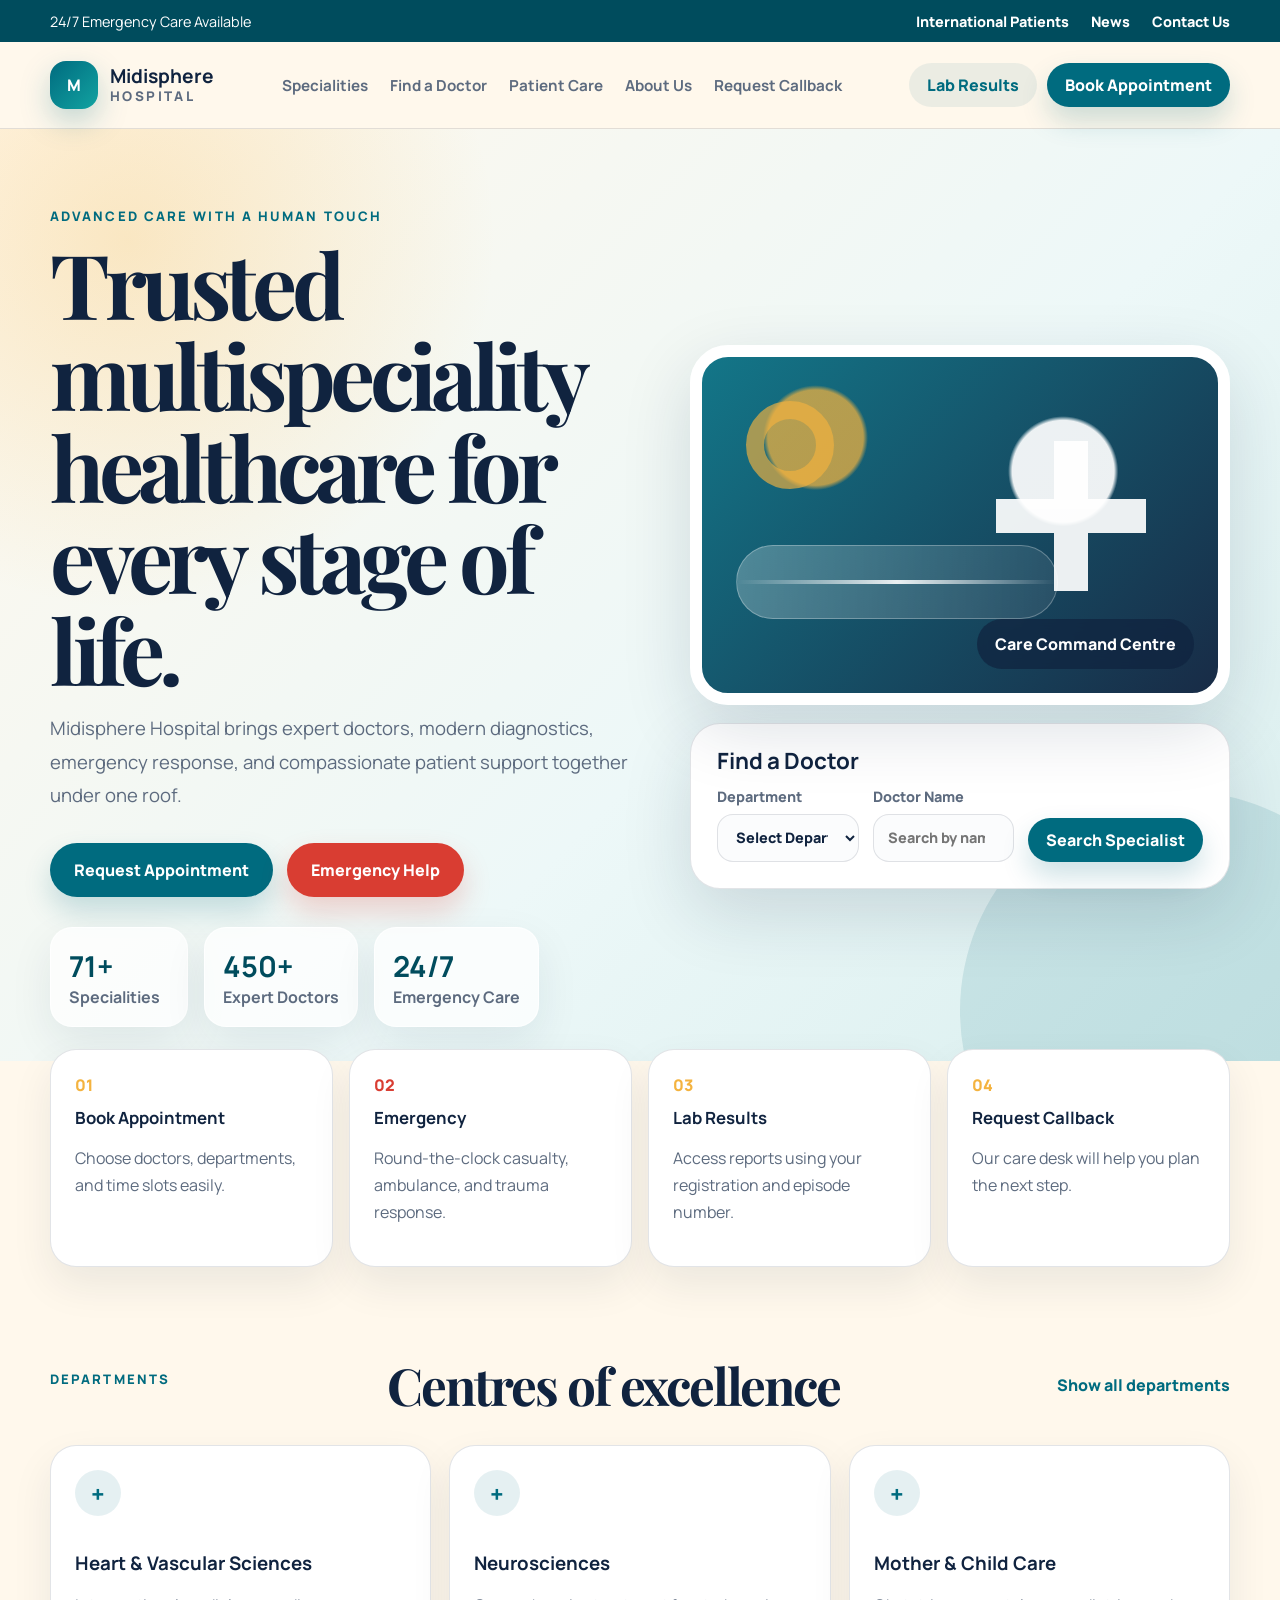
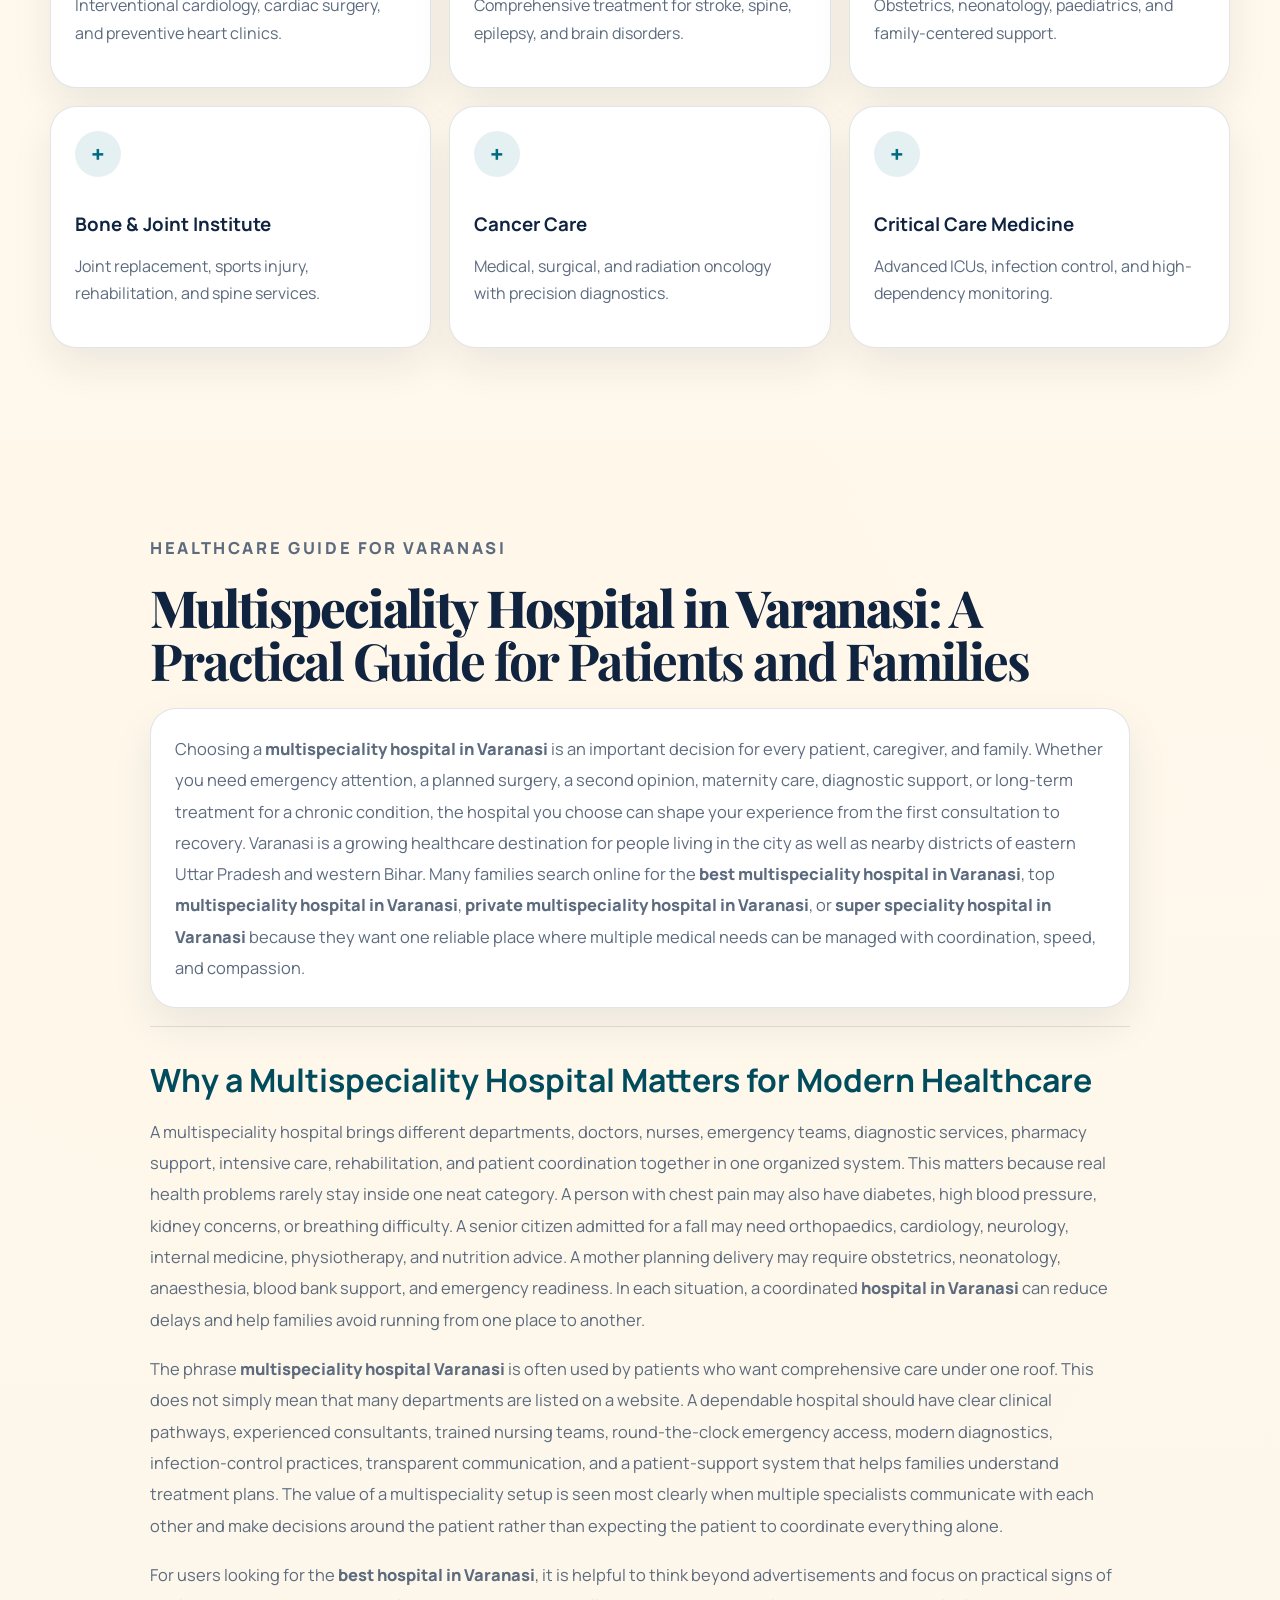
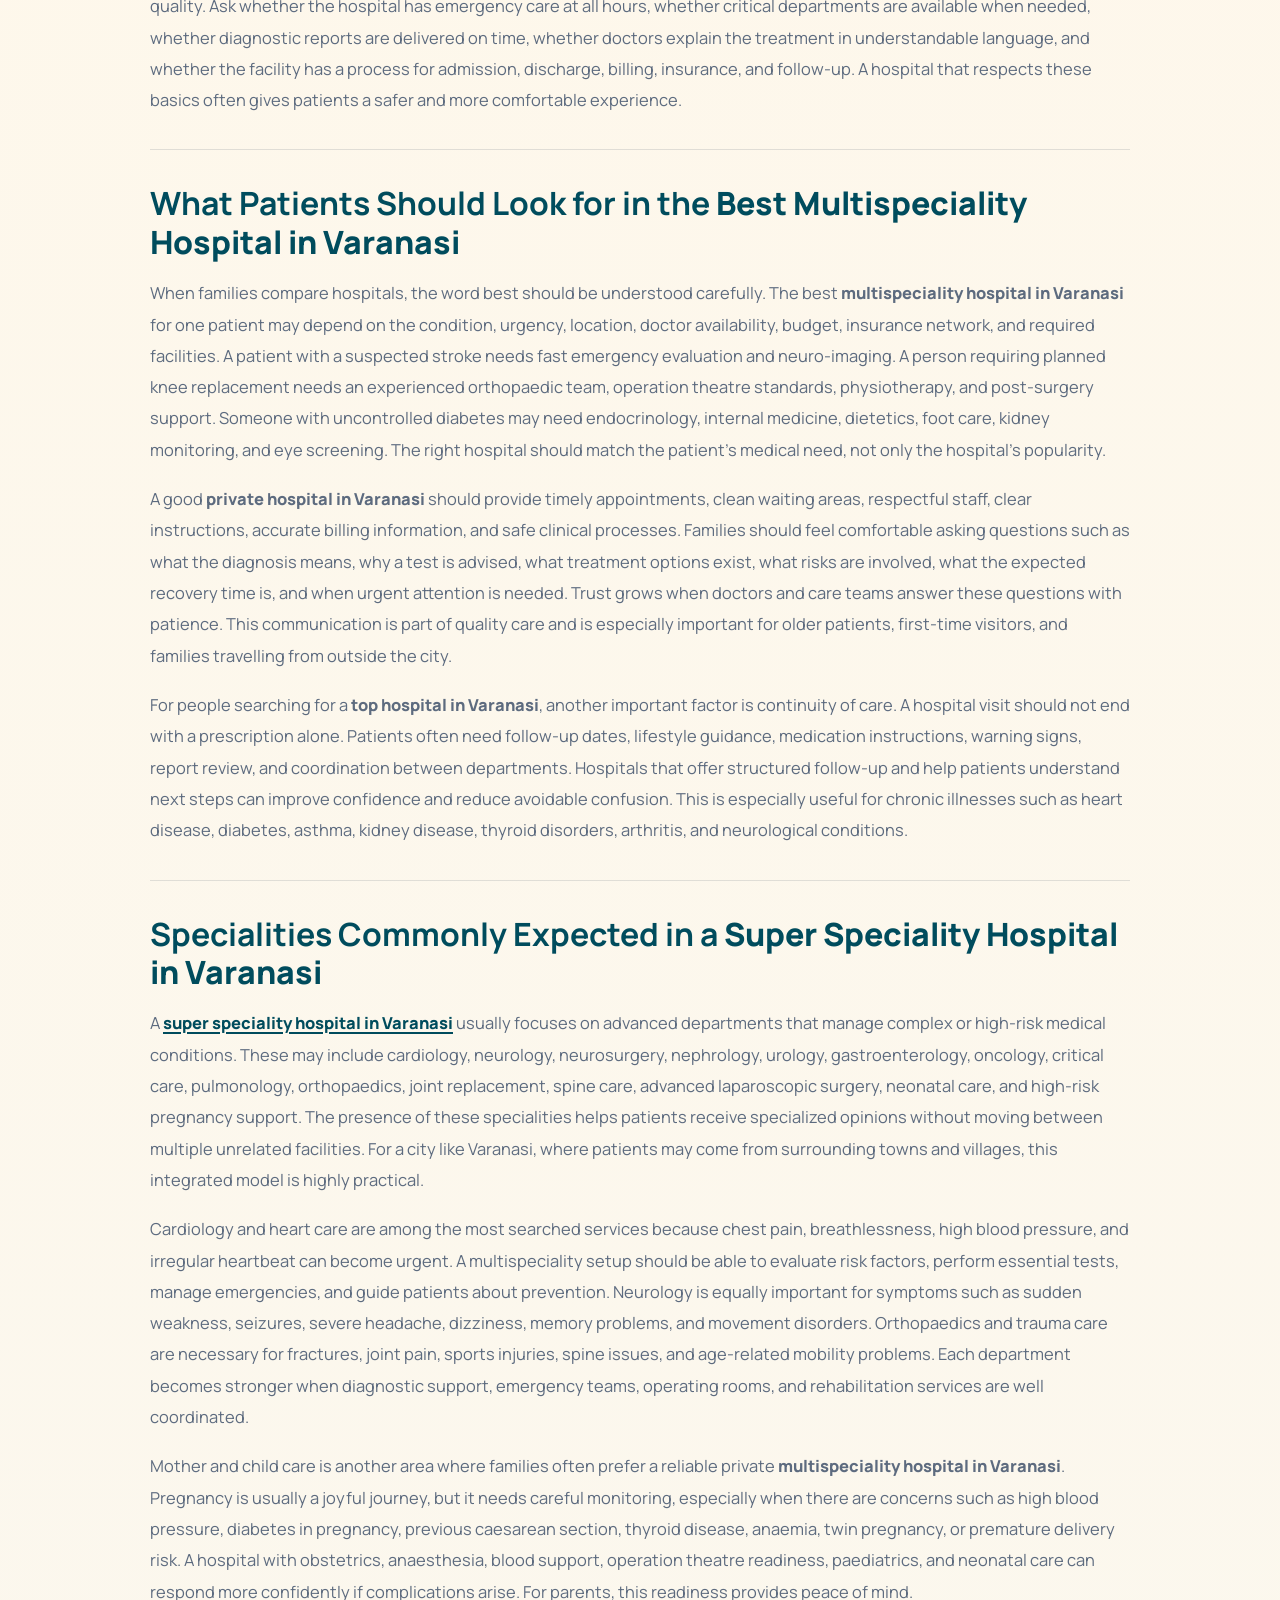
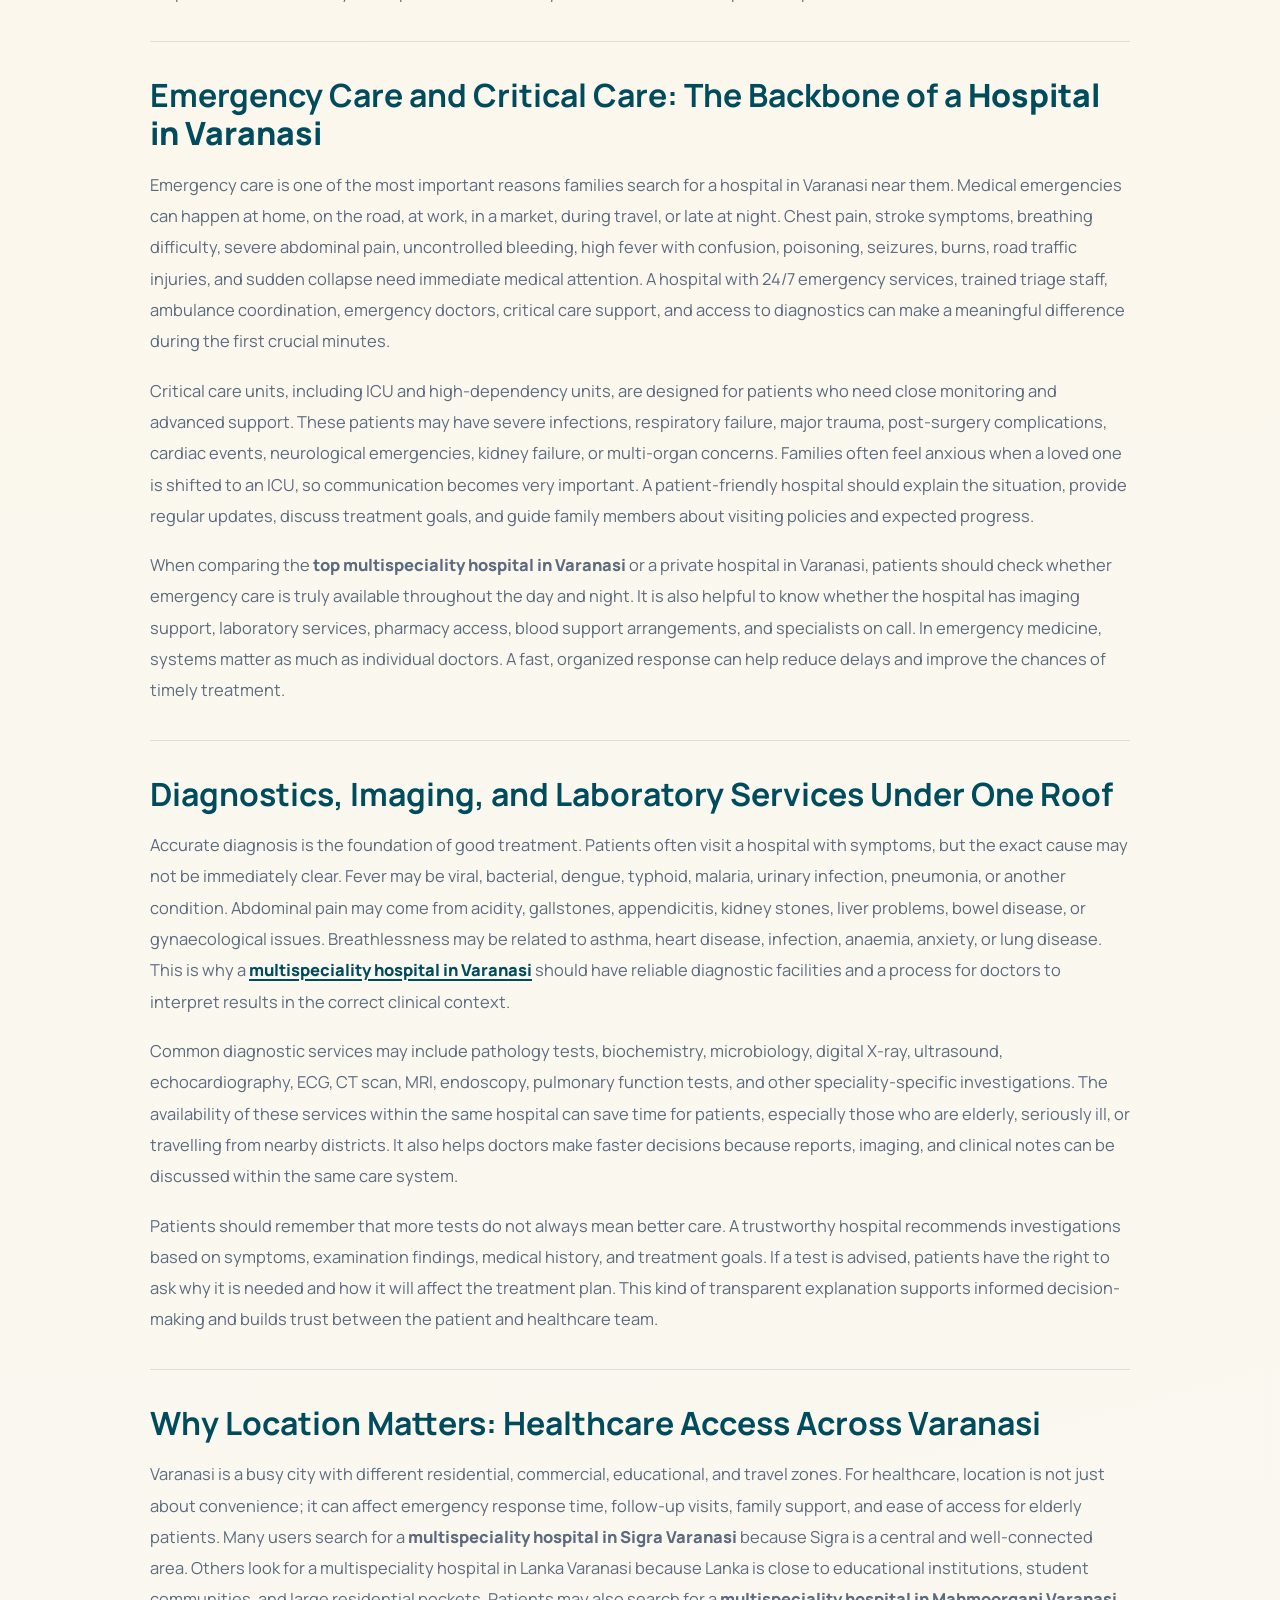
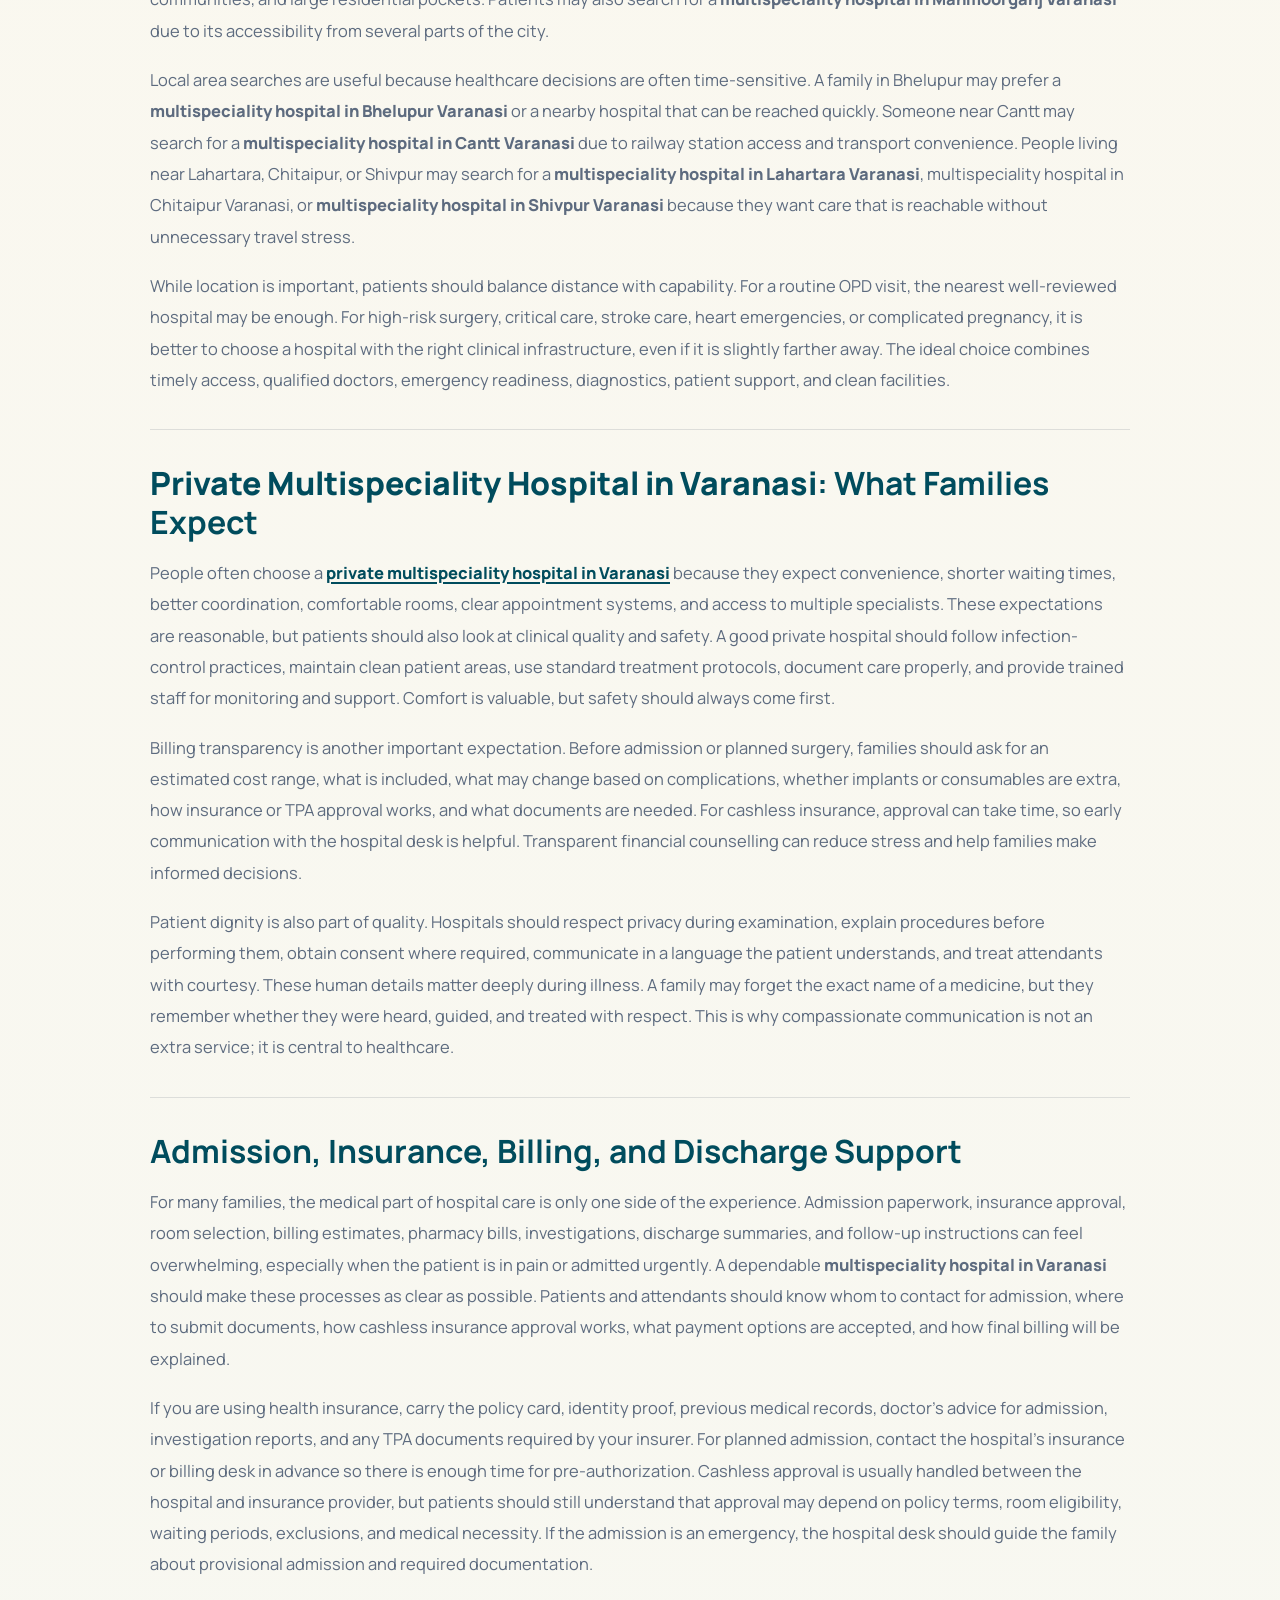
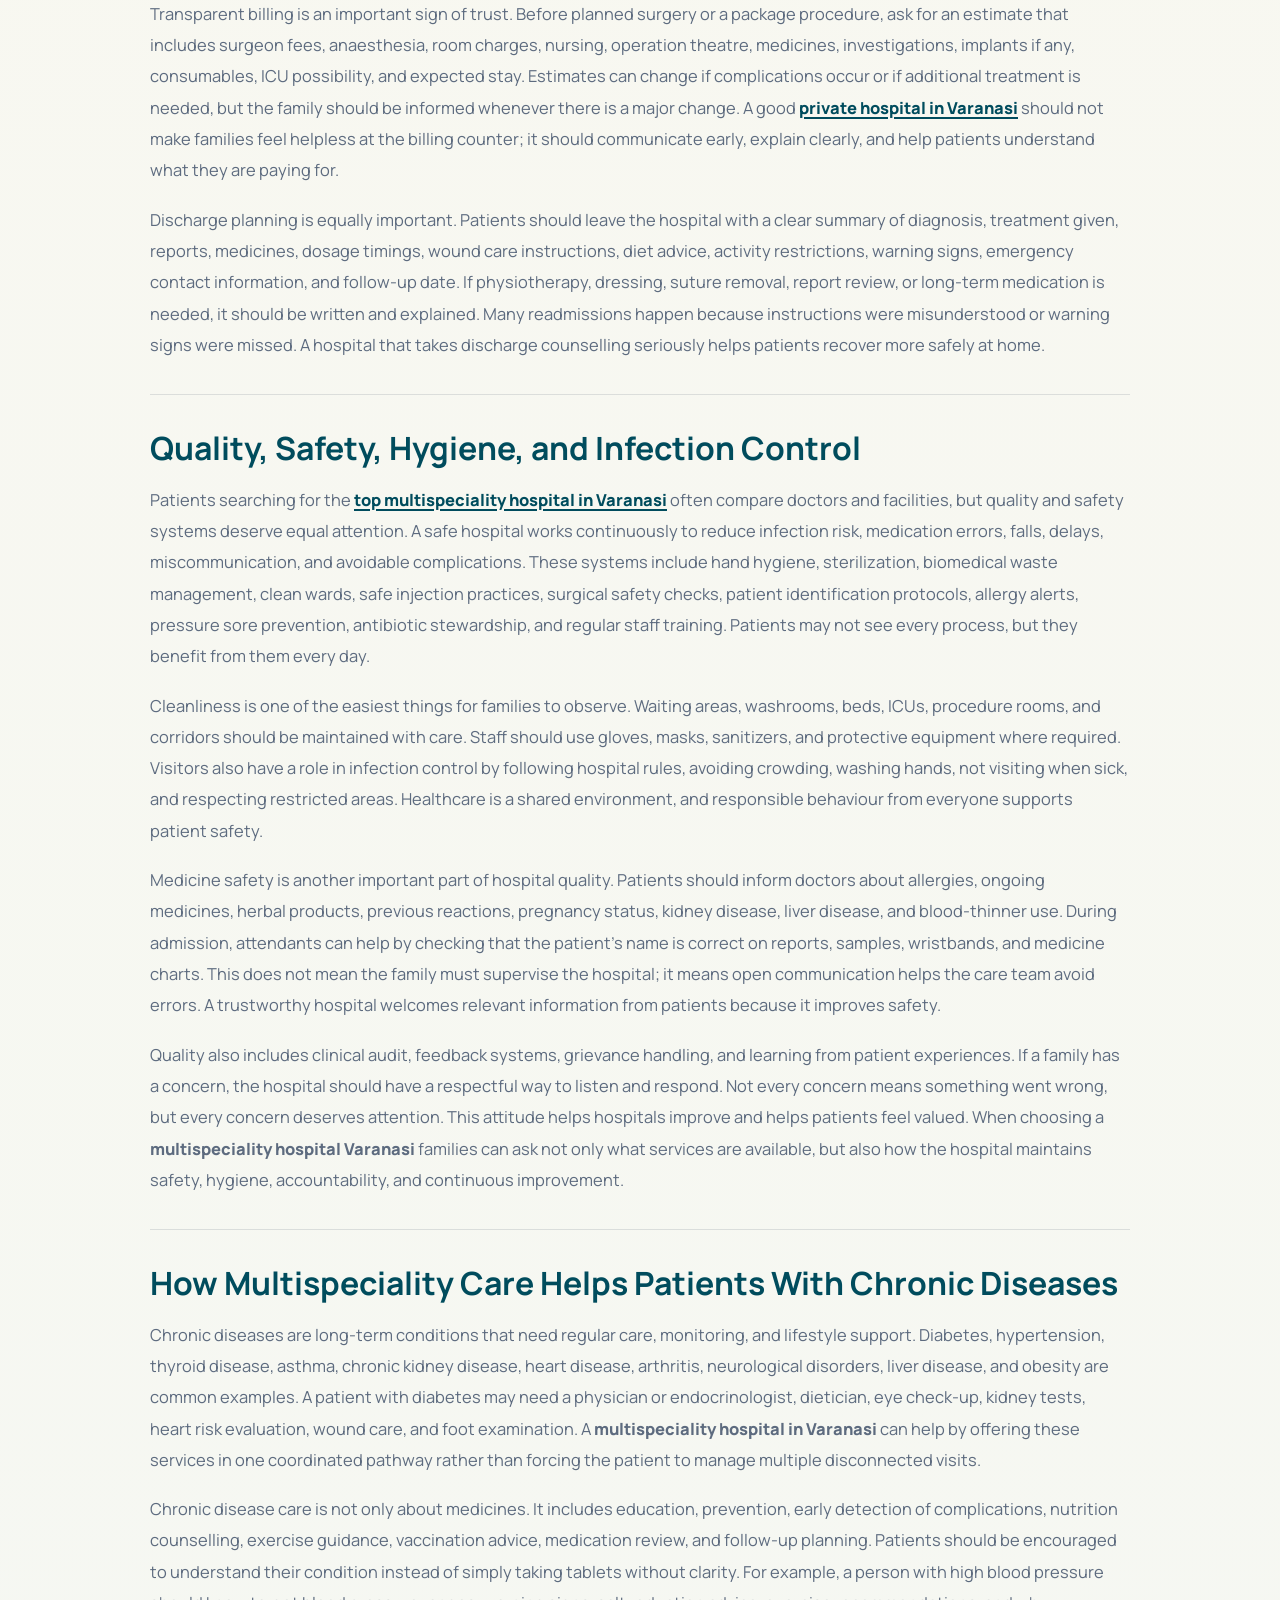
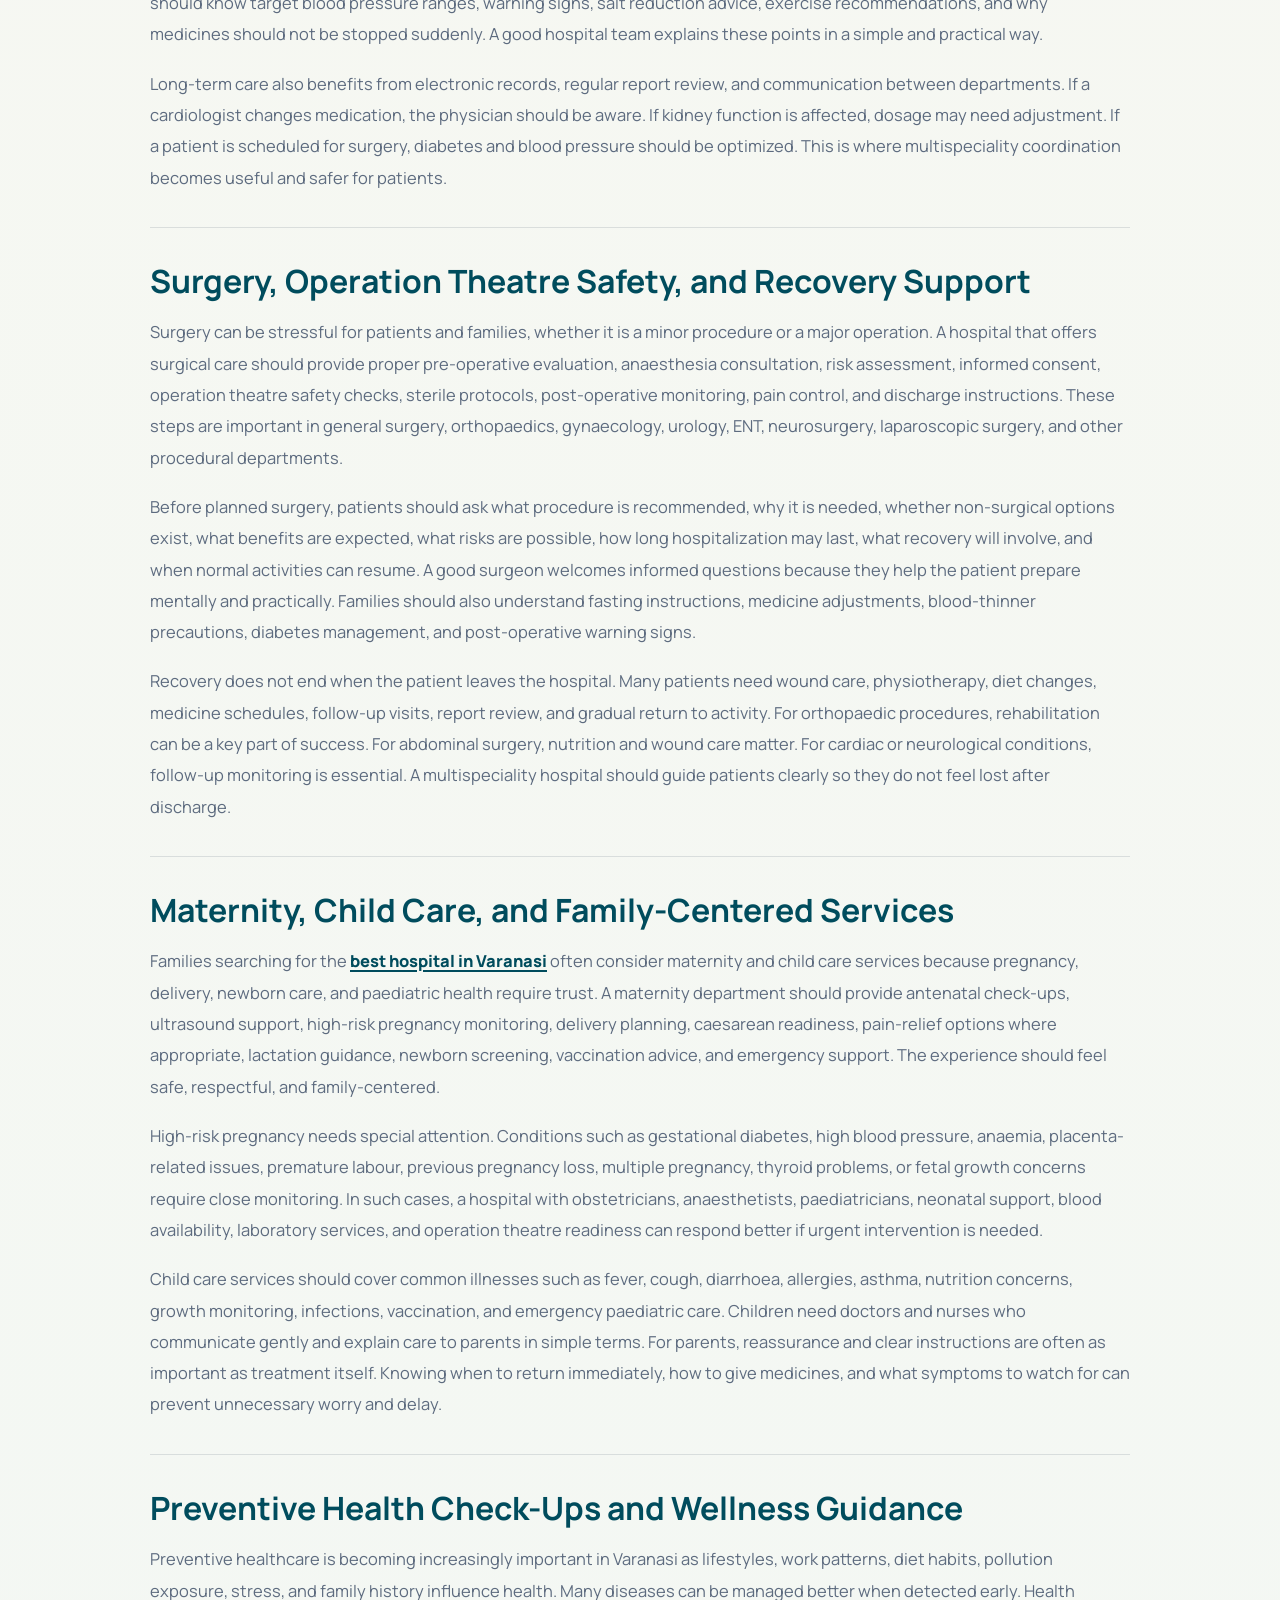
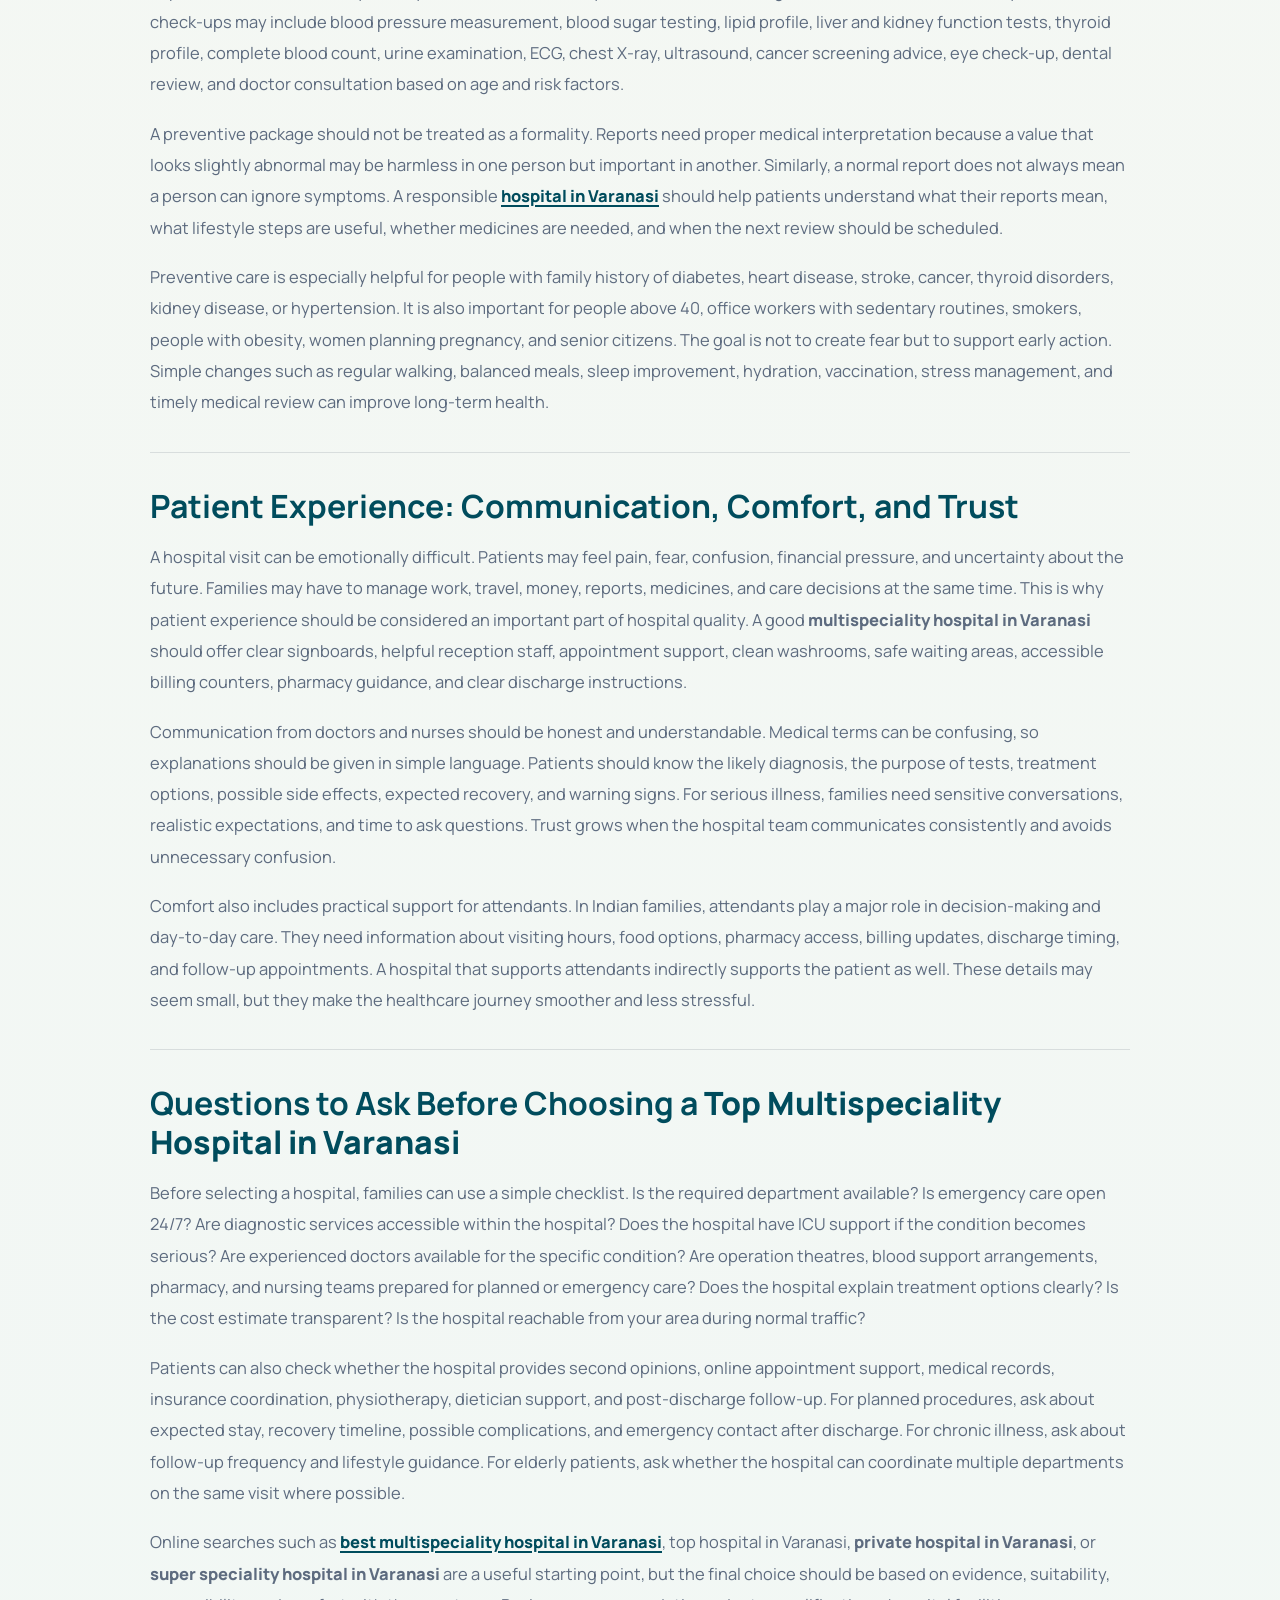
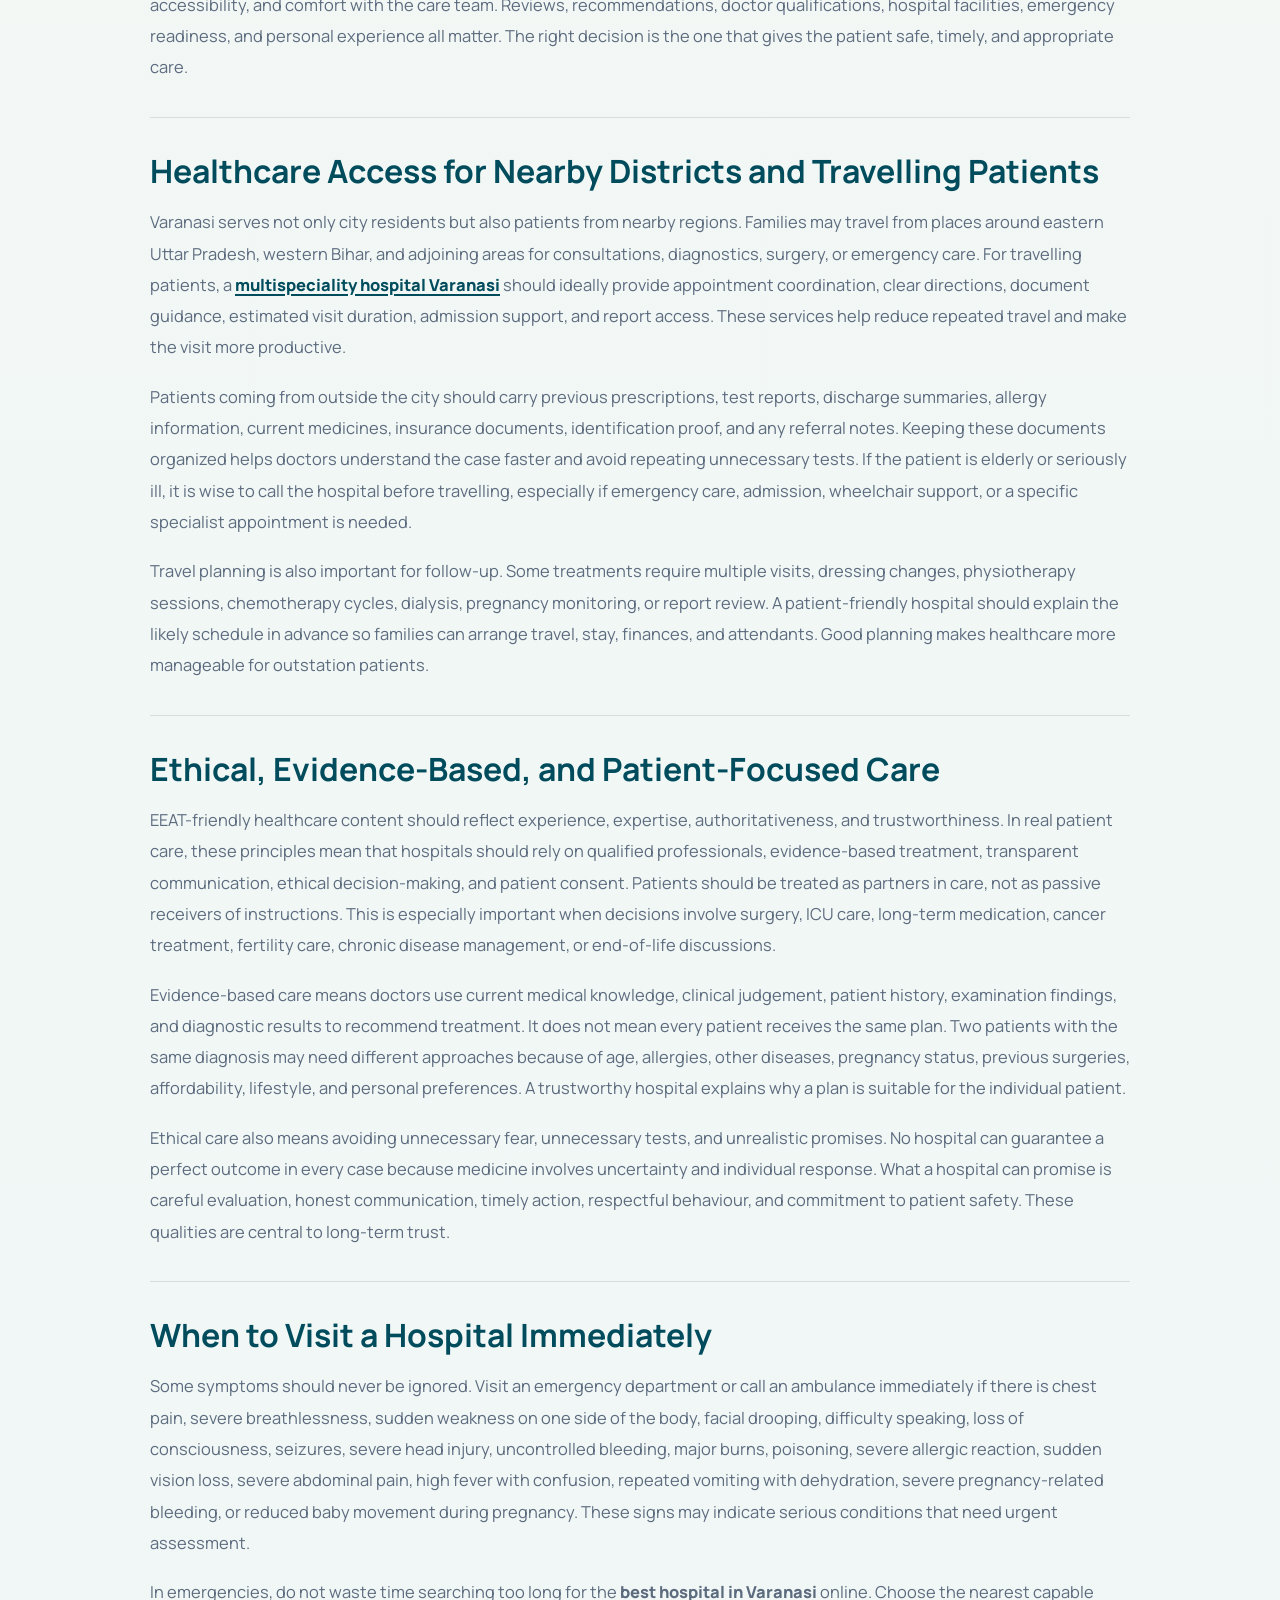
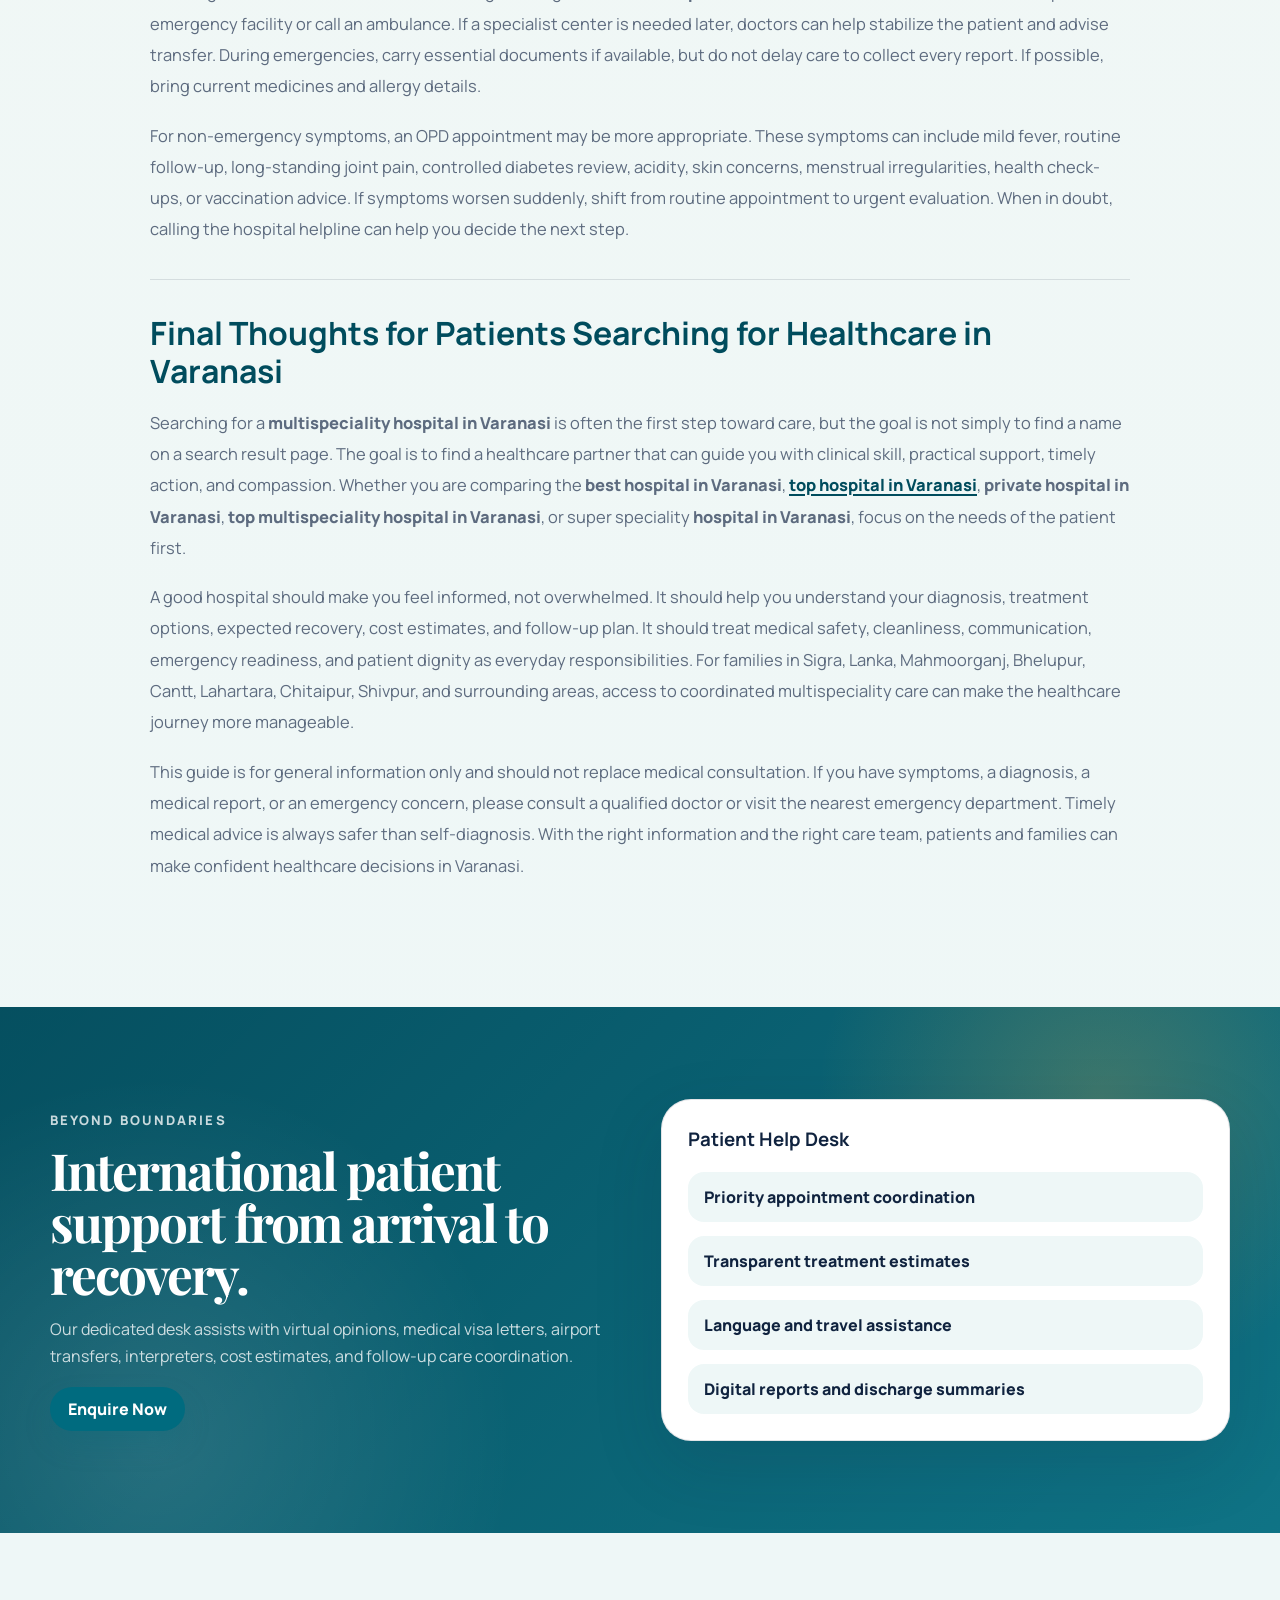
<file: index.html>
<!DOCTYPE html>
<html lang="en">
  <head>
    <meta charset="UTF-8" />
    <meta name="viewport" content="width=device-width, initial-scale=1.0" />
    <title>Best Multispeciality Hospital in Varanasi | Midisphere Hospital</title>
    <meta
      name="description"
      content="Looking for the best multispeciality hospital in Varanasi? Visit Midisphere Hospital for expert doctors, emergency care, ICU, advanced treatment & easy appointments."
    />
    <link rel="canonical" href="https://midispherehospital.com/" />
    <meta property="og:url" content="https://midispherehospital.com/" />
    <meta property="og:title" content="Best Multispeciality Hospital in Varanasi | Midisphere Hospital" />
    <meta
      property="og:description"
      content="Looking for the best multispeciality hospital in Varanasi? Visit Midisphere Hospital for expert doctors, emergency care, ICU, advanced treatment & easy appointments."
    />
    <meta property="og:type" content="website" />
    <meta property="og:site_name" content="Midisphere Hospital" />
    <meta name="twitter:card" content="summary_large_image" />
    <meta name="theme-color" content="#006b7f" />
    <link rel="preconnect" href="https://fonts.googleapis.com" />
    <link rel="preconnect" href="https://fonts.gstatic.com" crossorigin />
    <link
      href="https://fonts.googleapis.com/css2?family=Manrope:wght@400;500;600;700;800&family=Playfair+Display:wght@700;800&display=swap"
      rel="stylesheet"
    />
    <link rel="stylesheet" href="styles.css" />
    <script type="application/ld+json">
      {
        "@context": "https://schema.org",
        "@graph": [
          {
            "@type": "Hospital",
            "@id": "https://midispherehospital.com/#hospital",
            "name": "Midisphere Hospital",
            "url": "https://midispherehospital.com/",
            "description": "Midisphere Hospital is a multispeciality hospital in Varanasi offering emergency care, ICU support, surgery, diagnostics, and family-focused patient services.",
            "medicalSpecialty": [
              "Cardiology",
              "Neurology",
              "Orthopedics",
              "Gynecology",
              "Pediatrics",
              "Gastroenterology",
              "Nephrology",
              "Oncology",
              "Emergency Medicine",
              "Critical Care"
            ],
            "address": {
              "@type": "PostalAddress",
              "streetAddress": "Midisphere Hospital Marg",
              "addressLocality": "Varanasi",
              "addressRegion": "Uttar Pradesh",
              "addressCountry": "IN"
            },
            "openingHoursSpecification": [
              {
                "@type": "OpeningHoursSpecification",
                "dayOfWeek": [
                  "Monday",
                  "Tuesday",
                  "Wednesday",
                  "Thursday",
                  "Friday",
                  "Saturday",
                  "Sunday"
                ],
                "opens": "00:00",
                "closes": "23:59"
              }
            ]
          },
          {
            "@type": "WebSite",
            "@id": "https://midispherehospital.com/#website",
            "url": "https://midispherehospital.com/",
            "name": "Midisphere Hospital",
            "publisher": {
              "@id": "https://midispherehospital.com/#hospital"
            }
          },
          {
            "@type": "FAQPage",
            "@id": "https://midispherehospital.com/#faq-schema",
            "mainEntity": [
              {
                "@type": "Question",
                "name": "Which is the best multispeciality hospital in Varanasi for family care?",
                "acceptedAnswer": {
                  "@type": "Answer",
                  "text": "The best choice depends on your family's needs, including emergency access, qualified doctors, ICU support, diagnostics, maternity care, paediatrics, transparent billing, and follow-up support."
                }
              },
              {
                "@type": "Question",
                "name": "What services should a multispeciality hospital in Varanasi provide?",
                "acceptedAnswer": {
                  "@type": "Answer",
                  "text": "A multispeciality hospital should provide OPD consultation, emergency care, surgery, ICU, diagnostics, pharmacy, ambulance assistance, preventive check-ups, inpatient care, and major specialist departments."
                }
              },
              {
                "@type": "Question",
                "name": "How do I find a multispeciality hospital in Varanasi near me?",
                "acceptedAnswer": {
                  "@type": "Answer",
                  "text": "Search by your area and medical need, then confirm the hospital's emergency readiness, departments, ICU support, diagnostics, and specialist availability before visiting."
                }
              },
              {
                "@type": "Question",
                "name": "Is 24-hour emergency care important in a hospital?",
                "acceptedAnswer": {
                  "@type": "Answer",
                  "text": "Yes. Round-the-clock emergency care is important for chest pain, breathing difficulty, stroke symptoms, seizures, accidents, severe bleeding, poisoning, burns, and pregnancy emergencies."
                }
              },
              {
                "@type": "Question",
                "name": "What should I check before choosing a hospital for surgery?",
                "acceptedAnswer": {
                  "@type": "Answer",
                  "text": "Check surgeon experience, anaesthesia support, operation theatre safety, infection control, ICU backup, blood support, estimated cost, expected stay, recovery plan, and follow-up process."
                }
              },
              {
                "@type": "Question",
                "name": "Does a multispeciality hospital need ICU facilities?",
                "acceptedAnswer": {
                  "@type": "Answer",
                  "text": "ICU facilities are important for serious illness, major surgery, severe infection, trauma, cardiac events, neurological emergencies, and patients who need close monitoring."
                }
              },
              {
                "@type": "Question",
                "name": "What is the difference between multispeciality and super speciality care?",
                "acceptedAnswer": {
                  "@type": "Answer",
                  "text": "Multispeciality care includes several major departments under one roof, while super speciality care focuses on advanced areas such as cardiology, neurology, nephrology, oncology, gastroenterology, and complex surgery."
                }
              },
              {
                "@type": "Question",
                "name": "Can I use cashless insurance at a private hospital in Varanasi?",
                "acceptedAnswer": {
                  "@type": "Answer",
                  "text": "Cashless insurance depends on hospital tie-ups, your insurer or TPA, and your policy terms. Confirm coverage, room eligibility, exclusions, waiting periods, documents, and pre-authorization steps early."
                }
              },
              {
                "@type": "Question",
                "name": "When should I visit a cardiology hospital in Varanasi?",
                "acceptedAnswer": {
                  "@type": "Answer",
                  "text": "Visit cardiology care for chest pain, breathlessness, palpitations, high blood pressure, leg swelling, abnormal ECG, dizziness, or family history of heart disease."
                }
              },
              {
                "@type": "Question",
                "name": "What should maternity patients look for in a hospital?",
                "acceptedAnswer": {
                  "@type": "Answer",
                  "text": "Maternity patients should look for antenatal care, ultrasound support, delivery planning, emergency readiness, operation theatre access, anaesthesia, newborn care, paediatric support, and high-risk pregnancy monitoring."
                }
              },
              {
                "@type": "Question",
                "name": "What documents should I carry for a hospital visit?",
                "acceptedAnswer": {
                  "@type": "Answer",
                  "text": "Carry previous prescriptions, test reports, scans, discharge summaries, current medicines, allergy details, identity proof, insurance documents, vaccination records for children, and pregnancy records if applicable."
                }
              },
              {
                "@type": "Question",
                "name": "Is this website content a replacement for medical consultation?",
                "acceptedAnswer": {
                  "@type": "Answer",
                  "text": "No. This information is for patient education only and should not replace advice from a qualified doctor. For symptoms, abnormal reports, severe pain, or emergencies, consult a medical professional promptly."
                }
              }
            ]
          }
        ]
      }
    </script>
  </head>
  <body>
    <header class="site-header">
      <div class="topbar">
        <div class="container topbar__inner">
          <p>24/7 Emergency Care Available</p>
          <div class="topbar__links">
            <a href="#international">International Patients</a>
            <a href="#news">News</a>
            <a href="#contact">Contact Us</a>
          </div>
        </div>
      </div>

      <nav class="navbar container" aria-label="Primary navigation">
        <a class="brand" href="#" aria-label="Midisphere Hospital home">
          <span class="brand__mark">M</span>
          <span>
            <strong>Midisphere</strong>
            <small>Hospital</small>
          </span>
        </a>

        <button class="menu-toggle" type="button" aria-expanded="false" aria-controls="main-menu">
          <span></span>
          <span></span>
          <span></span>
          <span class="sr-only">Open menu</span>
        </button>

        <div class="nav-links" id="main-menu">
          <a href="#departments">Specialities</a>
          <a href="#doctors">Find a Doctor</a>
          <a href="#services">Patient Care</a>
          <a href="#about">About Us</a>
          <a href="#callback">Request Callback</a>
        </div>

        <div class="nav-actions">
          <a class="btn btn--ghost" href="#lab">Lab Results</a>
          <a class="btn btn--primary" href="#appointment">Book Appointment</a>
        </div>
      </nav>
    </header>

    <main>
      <section class="hero" id="appointment">
        <div class="container hero__grid">
          <div class="hero__content">
            <p class="eyebrow">Advanced care with a human touch</p>
            <h1>Trusted multispeciality healthcare for every stage of life.</h1>
            <p class="hero__lead">
              Midisphere Hospital brings expert doctors, modern diagnostics, emergency response, and
              compassionate patient support together under one roof.
            </p>
            <div class="hero__actions">
              <a class="btn btn--primary btn--large" href="#callback">Request Appointment</a>
              <a class="btn btn--emergency btn--large" href="#contact">Emergency Help</a>
            </div>
            <div class="hero__stats" aria-label="Hospital highlights">
              <div>
                <strong>71+</strong>
                <span>Specialities</span>
              </div>
              <div>
                <strong>450+</strong>
                <span>Expert Doctors</span>
              </div>
              <div>
                <strong>24/7</strong>
                <span>Emergency Care</span>
              </div>
            </div>
          </div>

          <div class="hero__panel" aria-label="Quick hospital services">
            <div
              class="hero__image-card"
              role="img"
              aria-label="Modern hospital care team and medical equipment inside Midisphere Hospital"
            >
              <div class="pulse-ring"></div>
              <span>Care Command Centre</span>
            </div>
            <form class="quick-search" id="doctors">
              <h2>Find a Doctor</h2>
              <label>
                Department
                <select>
                  <option>Select Department</option>
                  <option>Cardiology</option>
                  <option>Neurology</option>
                  <option>Orthopaedics</option>
                  <option>Paediatrics</option>
                  <option>Oncology</option>
                </select>
              </label>
              <label>
                Doctor Name
                <input type="search" placeholder="Search by name" />
              </label>
              <button class="btn btn--primary" type="submit">Search Specialist</button>
            </form>
          </div>
        </div>
      </section>

      <section class="quick-actions" aria-label="Quick actions">
        <div class="container quick-actions__grid">
          <a class="action-card" href="#appointment">
            <span>01</span>
            <strong>Book Appointment</strong>
            <p>Choose doctors, departments, and time slots easily.</p>
          </a>
          <a class="action-card action-card--red" href="#contact">
            <span>02</span>
            <strong>Emergency</strong>
            <p>Round-the-clock casualty, ambulance, and trauma response.</p>
          </a>
          <a class="action-card" href="#lab" id="lab">
            <span>03</span>
            <strong>Lab Results</strong>
            <p>Access reports using your registration and episode number.</p>
          </a>
          <a class="action-card" href="#callback">
            <span>04</span>
            <strong>Request Callback</strong>
            <p>Our care desk will help you plan the next step.</p>
          </a>
        </div>
      </section>

      <section class="section" id="departments">
        <div class="container">
          <div class="section-heading">
            <p class="eyebrow">Departments</p>
            <h2>Centres of excellence</h2>
            <a href="#callback">Show all departments</a>
          </div>
          <div class="departments-grid">
            <article class="department-card">
              <span class="icon">+</span>
              <h3>Heart & Vascular Sciences</h3>
              <p>Interventional cardiology, cardiac surgery, and preventive heart clinics.</p>
            </article>
            <article class="department-card">
              <span class="icon">+</span>
              <h3>Neurosciences</h3>
              <p>Comprehensive treatment for stroke, spine, epilepsy, and brain disorders.</p>
            </article>
            <article class="department-card">
              <span class="icon">+</span>
              <h3>Mother & Child Care</h3>
              <p>Obstetrics, neonatology, paediatrics, and family-centered support.</p>
            </article>
            <article class="department-card">
              <span class="icon">+</span>
              <h3>Bone & Joint Institute</h3>
              <p>Joint replacement, sports injury, rehabilitation, and spine services.</p>
            </article>
            <article class="department-card">
              <span class="icon">+</span>
              <h3>Cancer Care</h3>
              <p>Medical, surgical, and radiation oncology with precision diagnostics.</p>
            </article>
            <article class="department-card">
              <span class="icon">+</span>
              <h3>Critical Care Medicine</h3>
              <p>Advanced ICUs, infection control, and high-dependency monitoring.</p>
            </article>
          </div>
        </div>
      </section>

      <section class="seo-section" id="multispeciality-hospital-varanasi">
        <div class="container seo-content">
          <p class="eyebrow">Healthcare Guide for Varanasi</p>
          <h2>Multispeciality Hospital in Varanasi: A Practical Guide for Patients and Families</h2>
          <p class="seo-intro">
            Choosing a multispeciality hospital in Varanasi is an important decision for every
            patient, caregiver, and family. Whether you need emergency attention, a planned surgery,
            a second opinion, maternity care, diagnostic support, or long-term treatment for a
            chronic condition, the hospital you choose can shape your experience from the first
            consultation to recovery. Varanasi is a growing healthcare destination for people living
            in the city as well as nearby districts of eastern Uttar Pradesh and western Bihar. Many
            families search online for the best multispeciality hospital in Varanasi, top
            multispeciality hospital in Varanasi, private multispeciality hospital in Varanasi, or
            super speciality hospital in Varanasi because they want one reliable place where multiple
            medical needs can be managed with coordination, speed, and compassion.
          </p>

          <article>
            <h3>Why a Multispeciality Hospital Matters for Modern Healthcare</h3>
            <p>
              A multispeciality hospital brings different departments, doctors, nurses, emergency
              teams, diagnostic services, pharmacy support, intensive care, rehabilitation, and
              patient coordination together in one organized system. This matters because real health
              problems rarely stay inside one neat category. A person with chest pain may also have
              diabetes, high blood pressure, kidney concerns, or breathing difficulty. A senior
              citizen admitted for a fall may need orthopaedics, cardiology, neurology, internal
              medicine, physiotherapy, and nutrition advice. A mother planning delivery may require
              obstetrics, neonatology, anaesthesia, blood bank support, and emergency readiness. In
              each situation, a coordinated hospital in Varanasi can reduce delays and help families
              avoid running from one place to another.
            </p>
            <p>
              The phrase multispeciality hospital Varanasi is often used by patients who want
              comprehensive care under one roof. This does not simply mean that many departments are
              listed on a website. A dependable hospital should have clear clinical pathways,
              experienced consultants, trained nursing teams, round-the-clock emergency access,
              modern diagnostics, infection-control practices, transparent communication, and a
              patient-support system that helps families understand treatment plans. The value of a
              multispeciality setup is seen most clearly when multiple specialists communicate with
              each other and make decisions around the patient rather than expecting the patient to
              coordinate everything alone.
            </p>
            <p>
              For users looking for the best hospital in Varanasi, it is helpful to think beyond
              advertisements and focus on practical signs of quality. Ask whether the hospital has
              emergency care at all hours, whether critical departments are available when needed,
              whether diagnostic reports are delivered on time, whether doctors explain the treatment
              in understandable language, and whether the facility has a process for admission,
              discharge, billing, insurance, and follow-up. A hospital that respects these basics
              often gives patients a safer and more comfortable experience.
            </p>
          </article>

          <article>
            <h3>What Patients Should Look for in the Best Multispeciality Hospital in Varanasi</h3>
            <p>
              When families compare hospitals, the word best should be understood carefully. The best
              multispeciality hospital in Varanasi for one patient may depend on the condition,
              urgency, location, doctor availability, budget, insurance network, and required
              facilities. A patient with a suspected stroke needs fast emergency evaluation and
              neuro-imaging. A person requiring planned knee replacement needs an experienced
              orthopaedic team, operation theatre standards, physiotherapy, and post-surgery support.
              Someone with uncontrolled diabetes may need endocrinology, internal medicine,
              dietetics, foot care, kidney monitoring, and eye screening. The right hospital should
              match the patient's medical need, not only the hospital's popularity.
            </p>
            <p>
              A good private hospital in Varanasi should provide timely appointments, clean waiting
              areas, respectful staff, clear instructions, accurate billing information, and safe
              clinical processes. Families should feel comfortable asking questions such as what the
              diagnosis means, why a test is advised, what treatment options exist, what risks are
              involved, what the expected recovery time is, and when urgent attention is needed.
              Trust grows when doctors and care teams answer these questions with patience. This
              communication is part of quality care and is especially important for older patients,
              first-time visitors, and families travelling from outside the city.
            </p>
            <p>
              For people searching for a top hospital in Varanasi, another important factor is
              continuity of care. A hospital visit should not end with a prescription alone. Patients
              often need follow-up dates, lifestyle guidance, medication instructions, warning signs,
              report review, and coordination between departments. Hospitals that offer structured
              follow-up and help patients understand next steps can improve confidence and reduce
              avoidable confusion. This is especially useful for chronic illnesses such as heart
              disease, diabetes, asthma, kidney disease, thyroid disorders, arthritis, and neurological
              conditions.
            </p>
          </article>

          <article>
            <h3>Specialities Commonly Expected in a Super Speciality Hospital in Varanasi</h3>
            <p>
              A
              <a href="https://www.heritageimshospital.com/" target="_blank" rel="noopener noreferrer">super speciality hospital in Varanasi</a>
              usually focuses on advanced departments that
              manage complex or high-risk medical conditions. These may include cardiology,
              neurology, neurosurgery, nephrology, urology, gastroenterology, oncology, critical care,
              pulmonology, orthopaedics, joint replacement, spine care, advanced laparoscopic
              surgery, neonatal care, and high-risk pregnancy support. The presence of these
              specialities helps patients receive specialized opinions without moving between
              multiple unrelated facilities. For a city like Varanasi, where patients may come from
              surrounding towns and villages, this integrated model is highly practical.
            </p>
            <p>
              Cardiology and heart care are among the most searched services because chest pain,
              breathlessness, high blood pressure, and irregular heartbeat can become urgent. A
              multispeciality setup should be able to evaluate risk factors, perform essential tests,
              manage emergencies, and guide patients about prevention. Neurology is equally important
              for symptoms such as sudden weakness, seizures, severe headache, dizziness, memory
              problems, and movement disorders. Orthopaedics and trauma care are necessary for
              fractures, joint pain, sports injuries, spine issues, and age-related mobility
              problems. Each department becomes stronger when diagnostic support, emergency teams,
              operating rooms, and rehabilitation services are well coordinated.
            </p>
            <p>
              Mother and child care is another area where families often prefer a reliable private
              multispeciality hospital in Varanasi. Pregnancy is usually a joyful journey, but it
              needs careful monitoring, especially when there are concerns such as high blood
              pressure, diabetes in pregnancy, previous caesarean section, thyroid disease, anaemia,
              twin pregnancy, or premature delivery risk. A hospital with obstetrics, anaesthesia,
              blood support, operation theatre readiness, paediatrics, and neonatal care can respond
              more confidently if complications arise. For parents, this readiness provides peace of
              mind.
            </p>
          </article>

          <article>
            <h3>Emergency Care and Critical Care: The Backbone of a Hospital in Varanasi</h3>
            <p>
              Emergency care is one of the most important reasons families search for a hospital in
              Varanasi near them. Medical emergencies can happen at home, on the road, at work, in a
              market, during travel, or late at night. Chest pain, stroke symptoms, breathing
              difficulty, severe abdominal pain, uncontrolled bleeding, high fever with confusion,
              poisoning, seizures, burns, road traffic injuries, and sudden collapse need immediate
              medical attention. A hospital with 24/7 emergency services, trained triage staff,
              ambulance coordination, emergency doctors, critical care support, and access to
              diagnostics can make a meaningful difference during the first crucial minutes.
            </p>
            <p>
              Critical care units, including ICU and high-dependency units, are designed for patients
              who need close monitoring and advanced support. These patients may have severe
              infections, respiratory failure, major trauma, post-surgery complications, cardiac
              events, neurological emergencies, kidney failure, or multi-organ concerns. Families
              often feel anxious when a loved one is shifted to an ICU, so communication becomes very
              important. A patient-friendly hospital should explain the situation, provide regular
              updates, discuss treatment goals, and guide family members about visiting policies and
              expected progress.
            </p>
            <p>
              When comparing the top multispeciality hospital in Varanasi or a private hospital in
              Varanasi, patients should check whether emergency care is truly available throughout
              the day and night. It is also helpful to know whether the hospital has imaging support,
              laboratory services, pharmacy access, blood support arrangements, and specialists on
              call. In emergency medicine, systems matter as much as individual doctors. A fast,
              organized response can help reduce delays and improve the chances of timely treatment.
            </p>
          </article>

          <article>
            <h3>Diagnostics, Imaging, and Laboratory Services Under One Roof</h3>
            <p>
              Accurate diagnosis is the foundation of good treatment. Patients often visit a hospital
              with symptoms, but the exact cause may not be immediately clear. Fever may be viral,
              bacterial, dengue, typhoid, malaria, urinary infection, pneumonia, or another condition.
              Abdominal pain may come from acidity, gallstones, appendicitis, kidney stones, liver
              problems, bowel disease, or gynaecological issues. Breathlessness may be related to
              asthma, heart disease, infection, anaemia, anxiety, or lung disease. This is why a
              <a href="https://www.heritageimshospital.com/" target="_blank" rel="noopener noreferrer">multispeciality hospital in Varanasi</a>
              should have reliable diagnostic facilities and a
              process for doctors to interpret results in the correct clinical context.
            </p>
            <p>
              Common diagnostic services may include pathology tests, biochemistry, microbiology,
              digital X-ray, ultrasound, echocardiography, ECG, CT scan, MRI, endoscopy, pulmonary
              function tests, and other speciality-specific investigations. The availability of these
              services within the same hospital can save time for patients, especially those who are
              elderly, seriously ill, or travelling from nearby districts. It also helps doctors make
              faster decisions because reports, imaging, and clinical notes can be discussed within
              the same care system.
            </p>
            <p>
              Patients should remember that more tests do not always mean better care. A trustworthy
              hospital recommends investigations based on symptoms, examination findings, medical
              history, and treatment goals. If a test is advised, patients have the right to ask why
              it is needed and how it will affect the treatment plan. This kind of transparent
              explanation supports informed decision-making and builds trust between the patient and
              healthcare team.
            </p>
          </article>

          <article>
            <h3>Why Location Matters: Healthcare Access Across Varanasi</h3>
            <p>
              Varanasi is a busy city with different residential, commercial, educational, and travel
              zones. For healthcare, location is not just about convenience; it can affect emergency
              response time, follow-up visits, family support, and ease of access for elderly
              patients. Many users search for a multispeciality hospital in Sigra Varanasi because
              Sigra is a central and well-connected area. Others look for a multispeciality hospital
              in Lanka Varanasi because Lanka is close to educational institutions, student
              communities, and large residential pockets. Patients may also search for a
              multispeciality hospital in Mahmoorganj Varanasi due to its accessibility from several
              parts of the city.
            </p>
            <p>
              Local area searches are useful because healthcare decisions are often time-sensitive.
              A family in Bhelupur may prefer a multispeciality hospital in Bhelupur Varanasi or a
              nearby hospital that can be reached quickly. Someone near Cantt may search for a
              multispeciality hospital in Cantt Varanasi due to railway station access and transport
              convenience. People living near Lahartara, Chitaipur, or Shivpur may search for a
              multispeciality hospital in Lahartara Varanasi, multispeciality hospital in Chitaipur
              Varanasi, or multispeciality hospital in Shivpur Varanasi because they want care that
              is reachable without unnecessary travel stress.
            </p>
            <p>
              While location is important, patients should balance distance with capability. For a
              routine OPD visit, the nearest well-reviewed hospital may be enough. For high-risk
              surgery, critical care, stroke care, heart emergencies, or complicated pregnancy, it is
              better to choose a hospital with the right clinical infrastructure, even if it is
              slightly farther away. The ideal choice combines timely access, qualified doctors,
              emergency readiness, diagnostics, patient support, and clean facilities.
            </p>
          </article>

          <article>
            <h3>Private Multispeciality Hospital in Varanasi: What Families Expect</h3>
            <p>
              People often choose a
              <a href="https://www.heritageimshospital.com/" target="_blank" rel="noopener noreferrer">private multispeciality hospital in Varanasi</a>
              because they expect
              convenience, shorter waiting times, better coordination, comfortable rooms, clear
              appointment systems, and access to multiple specialists. These expectations are
              reasonable, but patients should also look at clinical quality and safety. A good
              private hospital should follow infection-control practices, maintain clean patient
              areas, use standard treatment protocols, document care properly, and provide trained
              staff for monitoring and support. Comfort is valuable, but safety should always come
              first.
            </p>
            <p>
              Billing transparency is another important expectation. Before admission or planned
              surgery, families should ask for an estimated cost range, what is included, what may
              change based on complications, whether implants or consumables are extra, how insurance
              or TPA approval works, and what documents are needed. For cashless insurance, approval
              can take time, so early communication with the hospital desk is helpful. Transparent
              financial counselling can reduce stress and help families make informed decisions.
            </p>
            <p>
              Patient dignity is also part of quality. Hospitals should respect privacy during
              examination, explain procedures before performing them, obtain consent where required,
              communicate in a language the patient understands, and treat attendants with courtesy.
              These human details matter deeply during illness. A family may forget the exact name of
              a medicine, but they remember whether they were heard, guided, and treated with respect.
              This is why compassionate communication is not an extra service; it is central to
              healthcare.
            </p>
          </article>

          <article>
            <h3>Admission, Insurance, Billing, and Discharge Support</h3>
            <p>
              For many families, the medical part of hospital care is only one side of the experience.
              Admission paperwork, insurance approval, room selection, billing estimates, pharmacy
              bills, investigations, discharge summaries, and follow-up instructions can feel
              overwhelming, especially when the patient is in pain or admitted urgently. A dependable
              multispeciality hospital in Varanasi should make these processes as clear as possible.
              Patients and attendants should know whom to contact for admission, where to submit
              documents, how cashless insurance approval works, what payment options are accepted,
              and how final billing will be explained.
            </p>
            <p>
              If you are using health insurance, carry the policy card, identity proof, previous
              medical records, doctor's advice for admission, investigation reports, and any TPA
              documents required by your insurer. For planned admission, contact the hospital's
              insurance or billing desk in advance so there is enough time for pre-authorization.
              Cashless approval is usually handled between the hospital and insurance provider, but
              patients should still understand that approval may depend on policy terms, room
              eligibility, waiting periods, exclusions, and medical necessity. If the admission is
              an emergency, the hospital desk should guide the family about provisional admission and
              required documentation.
            </p>
            <p>
              Transparent billing is an important sign of trust. Before planned surgery or a package
              procedure, ask for an estimate that includes surgeon fees, anaesthesia, room charges,
              nursing, operation theatre, medicines, investigations, implants if any, consumables,
              ICU possibility, and expected stay. Estimates can change if complications occur or if
              additional treatment is needed, but the family should be informed whenever there is a
              major change. A good
              <a href="https://www.heritageimshospital.com/" target="_blank" rel="noopener noreferrer">private hospital in Varanasi</a>
              should not make families feel
              helpless at the billing counter; it should communicate early, explain clearly, and help
              patients understand what they are paying for.
            </p>
            <p>
              Discharge planning is equally important. Patients should leave the hospital with a
              clear summary of diagnosis, treatment given, reports, medicines, dosage timings, wound
              care instructions, diet advice, activity restrictions, warning signs, emergency contact
              information, and follow-up date. If physiotherapy, dressing, suture removal, report
              review, or long-term medication is needed, it should be written and explained. Many
              readmissions happen because instructions were misunderstood or warning signs were
              missed. A hospital that takes discharge counselling seriously helps patients recover
              more safely at home.
            </p>
          </article>

          <article>
            <h3>Quality, Safety, Hygiene, and Infection Control</h3>
            <p>
              Patients searching for the
              <a href="https://www.heritageimshospital.com/" target="_blank" rel="noopener noreferrer">top multispeciality hospital in Varanasi</a>
              often compare
              doctors and facilities, but quality and safety systems deserve equal attention. A safe
              hospital works continuously to reduce infection risk, medication errors, falls,
              delays, miscommunication, and avoidable complications. These systems include hand
              hygiene, sterilization, biomedical waste management, clean wards, safe injection
              practices, surgical safety checks, patient identification protocols, allergy alerts,
              pressure sore prevention, antibiotic stewardship, and regular staff training. Patients
              may not see every process, but they benefit from them every day.
            </p>
            <p>
              Cleanliness is one of the easiest things for families to observe. Waiting areas,
              washrooms, beds, ICUs, procedure rooms, and corridors should be maintained with care.
              Staff should use gloves, masks, sanitizers, and protective equipment where required.
              Visitors also have a role in infection control by following hospital rules, avoiding
              crowding, washing hands, not visiting when sick, and respecting restricted areas.
              Healthcare is a shared environment, and responsible behaviour from everyone supports
              patient safety.
            </p>
            <p>
              Medicine safety is another important part of hospital quality. Patients should inform
              doctors about allergies, ongoing medicines, herbal products, previous reactions,
              pregnancy status, kidney disease, liver disease, and blood-thinner use. During
              admission, attendants can help by checking that the patient's name is correct on
              reports, samples, wristbands, and medicine charts. This does not mean the family must
              supervise the hospital; it means open communication helps the care team avoid errors.
              A trustworthy hospital welcomes relevant information from patients because it improves
              safety.
            </p>
            <p>
              Quality also includes clinical audit, feedback systems, grievance handling, and
              learning from patient experiences. If a family has a concern, the hospital should have
              a respectful way to listen and respond. Not every concern means something went wrong,
              but every concern deserves attention. This attitude helps hospitals improve and helps
              patients feel valued. When choosing a multispeciality hospital Varanasi families can
              ask not only what services are available, but also how the hospital maintains safety,
              hygiene, accountability, and continuous improvement.
            </p>
          </article>

          <article>
            <h3>How Multispeciality Care Helps Patients With Chronic Diseases</h3>
            <p>
              Chronic diseases are long-term conditions that need regular care, monitoring, and
              lifestyle support. Diabetes, hypertension, thyroid disease, asthma, chronic kidney
              disease, heart disease, arthritis, neurological disorders, liver disease, and obesity
              are common examples. A patient with diabetes may need a physician or endocrinologist,
              dietician, eye check-up, kidney tests, heart risk evaluation, wound care, and foot
              examination. A multispeciality hospital in Varanasi can help by offering these services
              in one coordinated pathway rather than forcing the patient to manage multiple
              disconnected visits.
            </p>
            <p>
              Chronic disease care is not only about medicines. It includes education, prevention,
              early detection of complications, nutrition counselling, exercise guidance, vaccination
              advice, medication review, and follow-up planning. Patients should be encouraged to
              understand their condition instead of simply taking tablets without clarity. For
              example, a person with high blood pressure should know target blood pressure ranges,
              warning signs, salt reduction advice, exercise recommendations, and why medicines
              should not be stopped suddenly. A good hospital team explains these points in a simple
              and practical way.
            </p>
            <p>
              Long-term care also benefits from electronic records, regular report review, and
              communication between departments. If a cardiologist changes medication, the physician
              should be aware. If kidney function is affected, dosage may need adjustment. If a
              patient is scheduled for surgery, diabetes and blood pressure should be optimized. This
              is where multispeciality coordination becomes useful and safer for patients.
            </p>
          </article>

          <article>
            <h3>Surgery, Operation Theatre Safety, and Recovery Support</h3>
            <p>
              Surgery can be stressful for patients and families, whether it is a minor procedure or
              a major operation. A hospital that offers surgical care should provide proper
              pre-operative evaluation, anaesthesia consultation, risk assessment, informed consent,
              operation theatre safety checks, sterile protocols, post-operative monitoring, pain
              control, and discharge instructions. These steps are important in general surgery,
              orthopaedics, gynaecology, urology, ENT, neurosurgery, laparoscopic surgery, and other
              procedural departments.
            </p>
            <p>
              Before planned surgery, patients should ask what procedure is recommended, why it is
              needed, whether non-surgical options exist, what benefits are expected, what risks are
              possible, how long hospitalization may last, what recovery will involve, and when
              normal activities can resume. A good surgeon welcomes informed questions because they
              help the patient prepare mentally and practically. Families should also understand
              fasting instructions, medicine adjustments, blood-thinner precautions, diabetes
              management, and post-operative warning signs.
            </p>
            <p>
              Recovery does not end when the patient leaves the hospital. Many patients need wound
              care, physiotherapy, diet changes, medicine schedules, follow-up visits, report review,
              and gradual return to activity. For orthopaedic procedures, rehabilitation can be a key
              part of success. For abdominal surgery, nutrition and wound care matter. For cardiac or
              neurological conditions, follow-up monitoring is essential. A multispeciality hospital
              should guide patients clearly so they do not feel lost after discharge.
            </p>
          </article>

          <article>
            <h3>Maternity, Child Care, and Family-Centered Services</h3>
            <p>
              Families searching for the
              <a href="https://www.heritageimshospital.com/" target="_blank" rel="noopener noreferrer">best hospital in Varanasi</a>
              often consider maternity and child
              care services because pregnancy, delivery, newborn care, and paediatric health require
              trust. A maternity department should provide antenatal check-ups, ultrasound support,
              high-risk pregnancy monitoring, delivery planning, caesarean readiness, pain-relief
              options where appropriate, lactation guidance, newborn screening, vaccination advice,
              and emergency support. The experience should feel safe, respectful, and family-centered.
            </p>
            <p>
              High-risk pregnancy needs special attention. Conditions such as gestational diabetes,
              high blood pressure, anaemia, placenta-related issues, premature labour, previous
              pregnancy loss, multiple pregnancy, thyroid problems, or fetal growth concerns require
              close monitoring. In such cases, a hospital with obstetricians, anaesthetists,
              paediatricians, neonatal support, blood availability, laboratory services, and
              operation theatre readiness can respond better if urgent intervention is needed.
            </p>
            <p>
              Child care services should cover common illnesses such as fever, cough, diarrhoea,
              allergies, asthma, nutrition concerns, growth monitoring, infections, vaccination, and
              emergency paediatric care. Children need doctors and nurses who communicate gently and
              explain care to parents in simple terms. For parents, reassurance and clear instructions
              are often as important as treatment itself. Knowing when to return immediately, how to
              give medicines, and what symptoms to watch for can prevent unnecessary worry and delay.
            </p>
          </article>

          <article>
            <h3>Preventive Health Check-Ups and Wellness Guidance</h3>
            <p>
              Preventive healthcare is becoming increasingly important in Varanasi as lifestyles,
              work patterns, diet habits, pollution exposure, stress, and family history influence
              health. Many diseases can be managed better when detected early. Health check-ups may
              include blood pressure measurement, blood sugar testing, lipid profile, liver and
              kidney function tests, thyroid profile, complete blood count, urine examination, ECG,
              chest X-ray, ultrasound, cancer screening advice, eye check-up, dental review, and
              doctor consultation based on age and risk factors.
            </p>
            <p>
              A preventive package should not be treated as a formality. Reports need proper medical
              interpretation because a value that looks slightly abnormal may be harmless in one
              person but important in another. Similarly, a normal report does not always mean a
              person can ignore symptoms. A responsible
              <a href="https://www.heritageimshospital.com/" target="_blank" rel="noopener noreferrer">hospital in Varanasi</a>
              should help patients
              understand what their reports mean, what lifestyle steps are useful, whether medicines
              are needed, and when the next review should be scheduled.
            </p>
            <p>
              Preventive care is especially helpful for people with family history of diabetes, heart
              disease, stroke, cancer, thyroid disorders, kidney disease, or hypertension. It is also
              important for people above 40, office workers with sedentary routines, smokers, people
              with obesity, women planning pregnancy, and senior citizens. The goal is not to create
              fear but to support early action. Simple changes such as regular walking, balanced
              meals, sleep improvement, hydration, vaccination, stress management, and timely medical
              review can improve long-term health.
            </p>
          </article>

          <article>
            <h3>Patient Experience: Communication, Comfort, and Trust</h3>
            <p>
              A hospital visit can be emotionally difficult. Patients may feel pain, fear, confusion,
              financial pressure, and uncertainty about the future. Families may have to manage work,
              travel, money, reports, medicines, and care decisions at the same time. This is why
              patient experience should be considered an important part of hospital quality. A good
              multispeciality hospital in Varanasi should offer clear signboards, helpful reception
              staff, appointment support, clean washrooms, safe waiting areas, accessible billing
              counters, pharmacy guidance, and clear discharge instructions.
            </p>
            <p>
              Communication from doctors and nurses should be honest and understandable. Medical
              terms can be confusing, so explanations should be given in simple language. Patients
              should know the likely diagnosis, the purpose of tests, treatment options, possible
              side effects, expected recovery, and warning signs. For serious illness, families need
              sensitive conversations, realistic expectations, and time to ask questions. Trust grows
              when the hospital team communicates consistently and avoids unnecessary confusion.
            </p>
            <p>
              Comfort also includes practical support for attendants. In Indian families, attendants
              play a major role in decision-making and day-to-day care. They need information about
              visiting hours, food options, pharmacy access, billing updates, discharge timing, and
              follow-up appointments. A hospital that supports attendants indirectly supports the
              patient as well. These details may seem small, but they make the healthcare journey
              smoother and less stressful.
            </p>
          </article>

          <article>
            <h3>Questions to Ask Before Choosing a Top Multispeciality Hospital in Varanasi</h3>
            <p>
              Before selecting a hospital, families can use a simple checklist. Is the required
              department available? Is emergency care open 24/7? Are diagnostic services accessible
              within the hospital? Does the hospital have ICU support if the condition becomes
              serious? Are experienced doctors available for the specific condition? Are operation
              theatres, blood support arrangements, pharmacy, and nursing teams prepared for planned
              or emergency care? Does the hospital explain treatment options clearly? Is the cost
              estimate transparent? Is the hospital reachable from your area during normal traffic?
            </p>
            <p>
              Patients can also check whether the hospital provides second opinions, online
              appointment support, medical records, insurance coordination, physiotherapy,
              dietician support, and post-discharge follow-up. For planned procedures, ask about
              expected stay, recovery timeline, possible complications, and emergency contact after
              discharge. For chronic illness, ask about follow-up frequency and lifestyle guidance.
              For elderly patients, ask whether the hospital can coordinate multiple departments on
              the same visit where possible.
            </p>
            <p>
              Online searches such as
              <a href="https://www.heritageimshospital.com/" target="_blank" rel="noopener noreferrer">best multispeciality hospital in Varanasi</a>,
              top hospital in
              Varanasi, private hospital in Varanasi, or super speciality hospital in Varanasi are a
              useful starting point, but the final choice should be based on evidence, suitability,
              accessibility, and comfort with the care team. Reviews, recommendations, doctor
              qualifications, hospital facilities, emergency readiness, and personal experience all
              matter. The right decision is the one that gives the patient safe, timely, and
              appropriate care.
            </p>
          </article>

          <article>
            <h3>Healthcare Access for Nearby Districts and Travelling Patients</h3>
            <p>
              Varanasi serves not only city residents but also patients from nearby regions. Families
              may travel from places around eastern Uttar Pradesh, western Bihar, and adjoining
              areas for consultations, diagnostics, surgery, or emergency care. For travelling
              patients, a
              <a href="https://www.heritageimshospital.com/" target="_blank" rel="noopener noreferrer">multispeciality hospital Varanasi</a>
              should ideally provide appointment
              coordination, clear directions, document guidance, estimated visit duration, admission
              support, and report access. These services help reduce repeated travel and make the
              visit more productive.
            </p>
            <p>
              Patients coming from outside the city should carry previous prescriptions, test
              reports, discharge summaries, allergy information, current medicines, insurance
              documents, identification proof, and any referral notes. Keeping these documents
              organized helps doctors understand the case faster and avoid repeating unnecessary
              tests. If the patient is elderly or seriously ill, it is wise to call the hospital
              before travelling, especially if emergency care, admission, wheelchair support, or a
              specific specialist appointment is needed.
            </p>
            <p>
              Travel planning is also important for follow-up. Some treatments require multiple
              visits, dressing changes, physiotherapy sessions, chemotherapy cycles, dialysis,
              pregnancy monitoring, or report review. A patient-friendly hospital should explain the
              likely schedule in advance so families can arrange travel, stay, finances, and
              attendants. Good planning makes healthcare more manageable for outstation patients.
            </p>
          </article>

          <article>
            <h3>Ethical, Evidence-Based, and Patient-Focused Care</h3>
            <p>
              EEAT-friendly healthcare content should reflect experience, expertise, authoritativeness,
              and trustworthiness. In real patient care, these principles mean that hospitals should
              rely on qualified professionals, evidence-based treatment, transparent communication,
              ethical decision-making, and patient consent. Patients should be treated as partners in
              care, not as passive receivers of instructions. This is especially important when
              decisions involve surgery, ICU care, long-term medication, cancer treatment, fertility
              care, chronic disease management, or end-of-life discussions.
            </p>
            <p>
              Evidence-based care means doctors use current medical knowledge, clinical judgement,
              patient history, examination findings, and diagnostic results to recommend treatment.
              It does not mean every patient receives the same plan. Two patients with the same
              diagnosis may need different approaches because of age, allergies, other diseases,
              pregnancy status, previous surgeries, affordability, lifestyle, and personal
              preferences. A trustworthy hospital explains why a plan is suitable for the individual
              patient.
            </p>
            <p>
              Ethical care also means avoiding unnecessary fear, unnecessary tests, and unrealistic
              promises. No hospital can guarantee a perfect outcome in every case because medicine
              involves uncertainty and individual response. What a hospital can promise is careful
              evaluation, honest communication, timely action, respectful behaviour, and commitment
              to patient safety. These qualities are central to long-term trust.
            </p>
          </article>

          <article>
            <h3>When to Visit a Hospital Immediately</h3>
            <p>
              Some symptoms should never be ignored. Visit an emergency department or call an
              ambulance immediately if there is chest pain, severe breathlessness, sudden weakness on
              one side of the body, facial drooping, difficulty speaking, loss of consciousness,
              seizures, severe head injury, uncontrolled bleeding, major burns, poisoning, severe
              allergic reaction, sudden vision loss, severe abdominal pain, high fever with
              confusion, repeated vomiting with dehydration, severe pregnancy-related bleeding, or
              reduced baby movement during pregnancy. These signs may indicate serious conditions
              that need urgent assessment.
            </p>
            <p>
              In emergencies, do not waste time searching too long for the best hospital in Varanasi
              online. Choose the nearest capable emergency facility or call an ambulance. If a
              specialist center is needed later, doctors can help stabilize the patient and advise
              transfer. During emergencies, carry essential documents if available, but do not delay
              care to collect every report. If possible, bring current medicines and allergy details.
            </p>
            <p>
              For non-emergency symptoms, an OPD appointment may be more appropriate. These symptoms
              can include mild fever, routine follow-up, long-standing joint pain, controlled
              diabetes review, acidity, skin concerns, menstrual irregularities, health check-ups, or
              vaccination advice. If symptoms worsen suddenly, shift from routine appointment to
              urgent evaluation. When in doubt, calling the hospital helpline can help you decide the
              next step.
            </p>
          </article>

          

          <article>
            <h3>Final Thoughts for Patients Searching for Healthcare in Varanasi</h3>
            <p>
              Searching for a multispeciality hospital in Varanasi is often the first step toward
              care, but the goal is not simply to find a name on a search result page. The goal is to
              find a healthcare partner that can guide you with clinical skill, practical support,
              timely action, and compassion. Whether you are comparing the best hospital in Varanasi,
              <a href="https://www.heritageimshospital.com/" target="_blank" rel="noopener noreferrer">top hospital in Varanasi</a>,
              private hospital in Varanasi, top multispeciality hospital in Varanasi, or super
              speciality hospital in Varanasi, focus on the needs of the patient
              first.
            </p>
            <p>
              A good hospital should make you feel informed, not overwhelmed. It should help you
              understand your diagnosis, treatment options, expected recovery, cost estimates, and
              follow-up plan. It should treat medical safety, cleanliness, communication, emergency
              readiness, and patient dignity as everyday responsibilities. For families in Sigra,
              Lanka, Mahmoorganj, Bhelupur, Cantt, Lahartara, Chitaipur, Shivpur, and surrounding
              areas, access to coordinated multispeciality care can make the healthcare journey more
              manageable.
            </p>
            <p>
              This guide is for general information only and should not replace medical consultation.
              If you have symptoms, a diagnosis, a medical report, or an emergency concern, please
              consult a qualified doctor or visit the nearest emergency department. Timely medical
              advice is always safer than self-diagnosis. With the right information and the right
              care team, patients and families can make confident healthcare decisions in Varanasi.
            </p>
          </article>
        </div>
      </section>

      <section class="split-section" id="international">
        <div class="container split-section__grid">
          <div>
            <p class="eyebrow">Beyond boundaries</p>
            <h2>International patient support from arrival to recovery.</h2>
            <p>
              Our dedicated desk assists with virtual opinions, medical visa letters, airport
              transfers, interpreters, cost estimates, and follow-up care coordination.
            </p>
            <a class="btn btn--primary" href="#callback">Enquire Now</a>
          </div>
          <div class="support-card">
            <h3>Patient Help Desk</h3>
            <ul>
              <li>Priority appointment coordination</li>
              <li>Transparent treatment estimates</li>
              <li>Language and travel assistance</li>
              <li>Digital reports and discharge summaries</li>
            </ul>
          </div>
        </div>
      </section>

      <section class="section section--soft" id="services">
        <div class="container">
          <div class="section-heading">
            <p class="eyebrow">For patients & visitors</p>
            <h2>Everything you need before your visit</h2>
          </div>
          <div class="services-grid">
            <article>
              <h3>Preventive Healthcare</h3>
              <p>Health checks, screening packages, vaccinations, and wellness counselling.</p>
              <a href="#callback">Read More</a>
            </article>
            <article>
              <h3>Billing Information</h3>
              <p>Simple guidance for OPD, emergency, IPD billing, and accepted payment modes.</p>
              <a href="#callback">Read More</a>
            </article>
            <article>
              <h3>Insurance & TPA</h3>
              <p>Cashless admission support and documentation help for empanelled providers.</p>
              <a href="#callback">Read More</a>
            </article>
            <article>
              <h3>Ambulance Services</h3>
              <p>Basic and advanced life-support ambulances available across the city.</p>
              <a href="#contact">Request Assistance</a>
            </article>
          </div>
        </div>
      </section>

      <section class="section" id="about">
        <div class="container about-grid">
          <div class="quote-card">
            <p>
              “We combine clinical excellence, research-led treatment, and kindness so every patient
              feels informed, safe, and respected.”
            </p>
            <strong>Dr. Aarya Mehta</strong>
            <span>Chairperson, Midisphere Hospital</span>
          </div>
          <div>
            <p class="eyebrow">Leadership</p>
            <h2>Care led by experience and guided by empathy.</h2>
            <p>
              From emergency medicine to complex speciality care, our teams work together around one
              goal: better outcomes with clearer communication for patients and families.
            </p>
          </div>
        </div>
      </section>

      <section class="seo-section seo-section--white" id="advanced-care-varanasi">
        <div class="container seo-content">
          <p class="eyebrow">Advanced Care in Varanasi</p>
          <h2>Choosing the Right Hospital for Surgery, ICU, Emergency, and Family Care</h2>
          <p class="seo-intro">
            When a family searches for the best multispeciality hospital in Varanasi for surgery,
            the decision is usually connected with trust, safety, doctor experience, operation
            theatre standards, ICU availability, cost clarity, and recovery support. For many
            patients, a hospital is not selected only for one consultation; it becomes the place
            where diagnosis, admission, treatment, nursing care, physiotherapy, follow-up, and
            emergency support are coordinated. This section explains how patients can evaluate a
            multispeciality hospital in Varanasi with ICU, emergency services, ambulance support,
            cashless insurance options, and department-based care before making an informed choice.
          </p>

          <article>
            <h3>Hospital Care for Surgery: What Patients Should Know</h3>
            <p>
              Surgery requires more than a skilled surgeon. A safe surgical experience depends on
              proper diagnosis, pre-anaesthesia evaluation, infection-control practices, trained
              operation theatre staff, blood support arrangements, post-operative monitoring, pain
              management, and clear discharge instructions. This is why families often look for the
              best multispeciality hospital in Varanasi for surgery when a doctor advises a planned
              procedure. The right hospital should explain the reason for surgery, available
              alternatives, expected benefits, possible risks, estimated stay, recovery timeline, and
              follow-up plan in a way the patient can understand.
            </p>
            <p>
              Surgical care may involve general surgery, laparoscopic procedures, orthopaedic
              operations, gynaecological surgery, urology procedures, ENT surgery, neurosurgery, or
              emergency trauma surgery. Every case is different, but the basic principles remain the
              same: accurate assessment, informed consent, clean operating conditions, careful
              anaesthesia, good nursing care, and responsible follow-up. A hospital that has multiple
              departments under one roof can be especially helpful when the patient has diabetes,
              heart disease, kidney concerns, breathing problems, advanced age, or other medical
              risks that must be managed before and after surgery.
            </p>
            <p>
              Before surgery, patients should ask whether all necessary investigations are complete,
              which medicines should be stopped or continued, whether fasting is required, whether
              admission is needed one day before surgery, and what warning signs to watch for after
              discharge. Families should also ask about the expected cost range and what could make
              the cost change. Clear answers reduce anxiety and help the patient enter surgery with
              confidence rather than confusion.
            </p>
          </article>

          <article>
            <h3>ICU, Emergency, and 24-Hour Readiness</h3>
            <p>
              A multispeciality hospital in Varanasi with ICU is important for patients who may need
              close monitoring, oxygen support, ventilator support, post-operative observation, or
              advanced care for serious illness. ICU care may be required after major surgery, during
              severe infection, following cardiac events, after stroke, in respiratory failure, in
              serious trauma, or when multiple organs are affected. Families should understand that
              ICU admission does not always mean the condition is hopeless; it often means the
              patient needs continuous observation and specialized medical support.
            </p>
            <p>
              Many people search for a 24 hour multispeciality hospital in Varanasi because illness
              and accidents do not follow office timings. A reliable emergency multispeciality
              hospital in Varanasi should have trained staff available around the clock for triage,
              stabilization, emergency medicines, essential investigations, and specialist
              coordination. In urgent situations such as chest pain, stroke symptoms, seizures,
              breathing difficulty, severe bleeding, poisoning, road traffic injury, burns, or
              pregnancy-related emergencies, the first response can be critical.
            </p>
            <p>
              Patients also search for a multispeciality hospital in Varanasi with ambulance when a
              family member cannot travel safely by private vehicle. Ambulance support is important
              for trauma, severe weakness, oxygen-dependent patients, stroke-like symptoms, elderly
              patients with sudden deterioration, or transfer from another facility. While choosing a
              hospital, families should check how ambulance assistance is requested, whether the
              emergency team is informed before arrival, and what information should be shared during
              the call or reception request. Good coordination helps the emergency team prepare even
              before the patient reaches the hospital.
            </p>
          </article>

          <article>
            <h3>Affordable, Cashless, and NABH-Focused Hospital Selection</h3>
            <p>
              Healthcare decisions are emotional, but they are also practical. Many families search
              for an affordable multispeciality hospital in Varanasi because they want good care
              without unexpected financial pressure. Affordability does not mean compromising on
              safety; it means receiving appropriate treatment, transparent estimates, rational
              investigations, clear billing, and guidance about packages, insurance, and payment
              options. Patients should feel comfortable asking for an estimated cost before planned
              admission or surgery.
            </p>
            <p>
              A cashless multispeciality hospital in Varanasi can be useful for insured patients
              because cashless approval may reduce immediate out-of-pocket payment. However, patients
              should confirm whether their insurance provider or TPA is accepted, whether the planned
              treatment is covered, what room category is allowed, what exclusions apply, and what
              documents are required. Cashless approval depends on the insurance policy and medical
              necessity, so it is always better to check details early rather than waiting until the
              admission day.
            </p>
            <p>
              Some users search for a NABH accredited multispeciality hospital in Varanasi because
              accreditation is associated with structured quality and patient-safety systems. NABH
              standards focus on areas such as patient rights, infection control, medication safety,
              clinical protocols, facility management, staff training, and continuous improvement.
              If accreditation is important to you, ask the hospital directly about its current
              accreditation status and scope. Patients should avoid assuming accreditation from an
              online phrase alone; direct confirmation from the hospital is the safest approach.
            </p>
          </article>

          <article>
            <h3>Finding a Multispeciality Hospital Near You</h3>
            <p>
              Searches such as multispeciality hospital in Varanasi near me are common because
              distance matters during illness. A nearby hospital may be easier for OPD visits,
              dressing changes, physiotherapy, vaccination, diagnostic tests, and follow-up care.
              For elderly patients or families with children, shorter travel time can reduce stress.
              However, the nearest hospital is not always the best choice for every condition. For
              major surgery, ICU care, high-risk maternity, stroke, cardiac symptoms, cancer care, or
              severe trauma, capability should be considered along with distance.
            </p>
            <p>
              A sensible approach is to keep two types of information ready. First, know the closest
              emergency-capable facility for urgent situations. Second, know which hospital is most
              suitable for planned care, specialist consultation, diagnostics, surgery, or long-term
              treatment. This planning is especially useful for families with senior citizens,
              pregnant women, children with chronic illness, patients with heart disease, or people
              who require regular monitoring. In a medical emergency, preparation saves time.
            </p>
            <p>
              A multispeciality hospital in Varanasi for family care should be able to support
              different age groups and health needs. One family may need paediatric care for a child,
              maternity support for an expecting mother, cardiology review for a senior citizen,
              orthopaedic consultation for joint pain, and preventive health check-ups for working
              adults. When multiple departments coordinate well, families can maintain continuity of
              care and avoid scattered medical records across different places.
            </p>
          </article>

          <article>
            <h3>Heart, Bone, Brain, Digestive, Kidney, and Cancer Care</h3>
            <p>
              Patients looking for a cardiology hospital in Varanasi may be dealing with chest pain,
              breathlessness, high blood pressure, palpitations, swelling in the legs, abnormal ECG,
              or a family history of heart disease. Cardiology care may include risk assessment,
              ECG, echocardiography, stress testing, cardiac medicines, emergency evaluation, and
              referral for advanced procedures when required. Heart symptoms should not be ignored,
              especially if pain spreads to the arm, jaw, back, or is associated with sweating,
              nausea, or breathlessness.
            </p>
            <p>
              An orthopedic hospital in Varanasi is commonly searched by patients with fractures,
              sports injuries, back pain, neck pain, knee pain, shoulder problems, arthritis, joint
              stiffness, osteoporosis, or difficulty walking. Orthopaedic care may involve medicines,
              plaster, imaging, injections, physiotherapy, arthroscopy, spine care, or joint
              replacement depending on the condition. The best results often come from the right
              diagnosis, realistic expectations, rehabilitation, and regular follow-up after the
              procedure or treatment.
            </p>
            <p>
              A neurology hospital in Varanasi is important for stroke symptoms, seizures, chronic
              headache, memory issues, nerve pain, weakness, dizziness, movement disorders, and
              spine-related nerve problems. Sudden weakness, facial drooping, slurred speech, or loss
              of balance can be signs of stroke and should be treated as an emergency. For digestive
              concerns, patients may search for a gastro hospital in Varanasi when they have acidity,
              abdominal pain, vomiting, jaundice, liver disease, blood in stool, chronic diarrhoea,
              constipation, gallbladder problems, or pancreatitis symptoms.
            </p>
            <p>
              People may search for a kidney hospital in Varanasi when they have swelling, reduced
              urine, high creatinine, kidney stones, urinary infection, blood in urine, uncontrolled
              blood pressure, or diabetes-related kidney concerns. Kidney care may involve
              nephrology, urology, dialysis support, stone management, infection treatment, and
              long-term monitoring. A cancer hospital in Varanasi is searched when patients need
              evaluation of suspicious lumps, unexplained weight loss, abnormal bleeding, biopsy,
              chemotherapy guidance, surgery, radiation referral, pain care, or follow-up after
              cancer treatment. Cancer care works best when diagnosis, staging, treatment planning,
              nutrition, counselling, and follow-up are handled with sensitivity.
            </p>
          </article>

          <article>
            <h3>Women, Children, Maternity, and Trauma Services</h3>
            <p>
              A gynecology hospital in Varanasi supports women through menstrual concerns,
              infections, pelvic pain, fibroids, ovarian cysts, infertility evaluation, menopause
              symptoms, cervical screening, and pregnancy planning. Women should feel comfortable
              discussing symptoms without hesitation, and the hospital should provide privacy,
              respectful communication, and clear explanation of examination or procedure needs.
              Preventive gynaecology is also important because screening and early consultation can
              detect many issues before they become complicated.
            </p>
            <p>
              Families searching for a maternity hospital in Varanasi usually want safe antenatal
              care, delivery support, emergency readiness, neonatal care, lactation guidance, and
              respectful birth planning. Pregnancy care should include regular check-ups, blood
              pressure monitoring, sugar testing, ultrasound when advised, nutrition counselling,
              birth preparedness, and warning-sign education. High-risk pregnancy requires closer
              coordination between obstetrics, anaesthesia, paediatrics, laboratory services, blood
              arrangements, and operation theatre teams.
            </p>
            <p>
              A pediatric hospital in Varanasi is important for newborn care, vaccination, fever,
              cough, diarrhoea, asthma, allergies, nutrition concerns, growth monitoring, infections,
              and childhood emergencies. Children cannot always explain symptoms clearly, so parents
              need doctors who listen carefully and provide simple instructions. Warning signs such
              as breathing difficulty, dehydration, persistent high fever, seizures, bluish lips,
              excessive sleepiness, or poor feeding in infants should receive urgent medical
              attention.
            </p>
            <p>
              A trauma hospital in Varanasi is essential for road accidents, falls, fractures, head
              injuries, wounds, burns, crush injuries, and emergency surgical needs. Trauma care
              depends on speed, assessment, imaging, bleeding control, orthopaedic support, surgery,
              ICU readiness, and rehabilitation. In serious injuries, avoid moving the patient
              unnecessarily unless there is danger at the location. Seek emergency help quickly and
              provide the hospital team with details of the accident, time of injury, loss of
              consciousness, bleeding, vomiting, medicines, and known medical history.
            </p>
          </article>

          <article>
            <h3>Planning Appointments, Follow-Up, and Family Health Records</h3>
            <p>
              Good hospital care becomes easier when families plan appointments and records
              carefully. Before visiting any department, write down the main symptoms, duration,
              previous treatment, current medicines, allergies, past surgeries, and important family
              history. Bring old reports, scans, prescriptions, discharge papers, vaccination
              records, pregnancy records, and insurance documents if available. This helps the
              doctor understand the case faster and prevents unnecessary repetition of tests. It also
              helps the patient use consultation time well, especially when more than one concern
              needs to be discussed.
            </p>
            <p>
              Follow-up care is just as important as the first visit. After consultation, patients
              should understand when to return, which medicines to take, which symptoms require
              urgent attention, whether any test needs to be repeated, and what lifestyle changes are
              recommended. For long-term illnesses such as diabetes, heart disease, kidney disease,
              neurological disorders, asthma, arthritis, liver disease, or cancer follow-up, keeping
              records in one file or digital folder can make care safer. If a family uses a
              multispeciality hospital in Varanasi for family care, maintaining a shared record
              system for children, adults, pregnant women, and senior citizens can improve
              continuity and reduce confusion during emergencies.
            </p>
            <p>
              Families should also discuss preventive care, not only illness treatment. Children may
              need vaccination schedules and growth monitoring. Adults may need health check-ups,
              blood pressure review, blood sugar screening, cholesterol testing, dental care, eye
              check-ups, and counselling about exercise, sleep, diet, tobacco, alcohol, and stress.
              Women may need cervical screening, breast health awareness, pregnancy planning, and
              menopause support. Senior citizens may need fall-risk assessment, bone health review,
              memory screening, medicine review, and vaccination advice. A hospital that supports
              every age group can become a practical healthcare partner for the whole household.
            </p>
          </article>

          <article>
            <h3>How Department Coordination Improves Patient Outcomes</h3>
            <p>
              One of the biggest advantages of a multispeciality setup is coordination. A patient who
              visits a cardiology hospital in Varanasi may also need kidney monitoring because heart
              medicines can affect kidney function. A patient at an orthopedic hospital in Varanasi
              for joint replacement may need diabetes control, cardiac fitness, physiotherapy, and
              infection-prevention advice. A patient visiting a gynecology hospital in Varanasi for
              pregnancy may need physician support for thyroid disease or gestational diabetes. A
              child seen at a pediatric hospital in Varanasi may need nutrition counselling,
              allergy care, or emergency observation. When departments communicate, treatment becomes
              more complete and safer.
            </p>
            <p>
              Department coordination is especially valuable in serious conditions. A stroke patient
              may need emergency medicine, neurology, radiology, ICU care, physiotherapy, speech
              therapy, nutrition, and long-term prevention. A road accident patient may need trauma
              care, orthopaedics, neurosurgery, critical care, blood support, imaging, wound care,
              and rehabilitation. A cancer patient may need surgery, chemotherapy advice, pain
              management, nutrition, counselling, infection monitoring, and regular follow-up. A
              kidney patient may need nephrology, urology, dialysis support, cardiology review, and
              diet planning. These examples show why many families prefer a hospital where multiple
              departments work as one team.
            </p>
            <p>
              Patients should feel free to ask whether their doctors are coordinating with each
              other when more than one department is involved. They can ask who is the primary
              treating doctor, who will explain the overall plan, how reports will be reviewed, and
              when the next decision will be made. These questions are not disrespectful; they help
              families understand the process. A patient-centered hospital welcomes informed
              questions because communication reduces anxiety and supports safer care.
            </p>
          </article>

          <article>
            <h3>Making a Confident Choice During Urgent and Planned Care</h3>
            <p>
              The right hospital choice depends on urgency. For sudden chest pain, severe
              breathlessness, stroke symptoms, seizures, road accident injuries, major bleeding,
              burns, poisoning, severe abdominal pain, or pregnancy emergencies, choose an emergency
              multispeciality hospital in Varanasi or the nearest emergency-capable facility without
              delay. In urgent situations, speed and stabilization matter first. Once the patient is
              stable, the family and doctors can decide whether a transfer, specialist opinion, ICU
              admission, surgery, or further investigation is needed.
            </p>
            <p>
              For planned care, families have more time to compare options. They can check doctor
              experience, department availability, ICU backup, ambulance support, insurance
              facilities, surgery safety, diagnostic services, hygiene, patient reviews, distance
              from home, and cost transparency. If you are looking for an affordable multispeciality
              hospital in Varanasi, do not judge affordability only by the lowest estimate. A clear
              treatment plan, rational testing, proper infection control, safe surgery, and good
              follow-up can prevent complications and extra expenses later. Value in healthcare
              means safe, appropriate, and transparent care.
            </p>
            <p>
              Online searches such as 24 hour multispeciality hospital in Varanasi,
              multispeciality hospital in Varanasi near me, cashless multispeciality hospital in
              Varanasi, or NABH accredited multispeciality hospital in Varanasi can help you create
              a shortlist. After that, contact the hospital directly, confirm the services you need,
              and ask practical questions before visiting. Good healthcare decisions are made when
              online information, doctor advice, hospital capability, family comfort, and patient
              needs are considered together.
            </p>
          </article>
        </div>
      </section>

      <section class="section section--soft" id="news">
        <div class="container">
          <div class="section-heading">
            <p class="eyebrow">Updates</p>
            <h2>Latest news & wellness insights</h2>
            <a href="#callback">Show all</a>
          </div>
          <div class="news-grid">
            <article>
              <time datetime="2026-04-12">12 Apr 2026</time>
              <h3>Midisphere launches advanced stroke-ready emergency pathway</h3>
              <p>Fast-track imaging and neurologist alerts help reduce critical treatment delays.</p>
            </article>
            <article>
              <time datetime="2026-03-28">28 Mar 2026</time>
              <h3>Summer wellness: staying safe during heat and dehydration</h3>
              <p>Our physicians share simple steps for families, elders, and outdoor workers.</p>
            </article>
            <article>
              <time datetime="2026-03-08">08 Mar 2026</time>
              <h3>Women’s health clinic adds dedicated preventive screening days</h3>
              <p>Expanded appointment slots make routine screening easier to schedule.</p>
            </article>
          </div>
        </div>
      </section>

      <section class="callback-section" id="callback">
        <div class="container callback-grid">
          <div>
            <p class="eyebrow">Request a callback</p>
            <h2>Need help choosing the right department?</h2>
            <p>
              Share your details and our hospital coordination team will contact you shortly.
            </p>
            <div class="helpline-box">
              <strong>24/7 Helpline</strong>
              <span>Contact reception for assistance</span>
            </div>
          </div>
          <form class="callback-form">
            <label>
              Name
              <input type="text" placeholder="Your name" required />
            </label>
            <label>
              Mobile
              <input type="tel" placeholder="Mobile number" required />
            </label>
            <label>
              Email
              <input type="email" placeholder="Email address" />
            </label>
            <label>
              Message
              <textarea placeholder="How can we help?"></textarea>
            </label>
            <button class="btn btn--primary" type="submit">Submit Request</button>
          </form>
        </div>
      </section>

      <section class="faq-section" id="faq">
        <div class="container">
          <div class="section-heading">
            <div>
              <p class="eyebrow">Patient Questions</p>
              <h2>Frequently asked questions</h2>
            </div>
            <a href="#callback">Need personal guidance?</a>
          </div>

          <div class="faq-grid">
            <article class="faq-card">
              <h3>Which is the best multispeciality hospital in Varanasi for family care?</h3>
              <p>
                The best choice depends on your family’s needs, including emergency access,
                qualified doctors, ICU support, diagnostics, maternity care, paediatrics,
                transparent billing, and follow-up support. A multispeciality hospital should help
                children, adults, pregnant women, and senior citizens receive coordinated care in
                one place.
              </p>
            </article>

            <article class="faq-card">
              <h3>What services should a multispeciality hospital in Varanasi provide?</h3>
              <p>
                A good multispeciality hospital in Varanasi should provide OPD consultation,
                emergency care, surgery, ICU, diagnostics, pharmacy, ambulance assistance,
                preventive health check-ups, inpatient care, and specialist departments such as
                cardiology, orthopaedics, gynaecology, neurology, gastroenterology, nephrology,
                oncology, paediatrics, and critical care.
              </p>
            </article>

            <article class="faq-card">
              <h3>How do I find a multispeciality hospital in Varanasi near me?</h3>
              <p>
                Search by your area and medical need, then confirm the hospital’s facilities before
                visiting. For routine care, distance and convenience matter. For emergencies,
                surgery, ICU care, stroke symptoms, heart symptoms, trauma, or high-risk pregnancy,
                choose the nearest capable emergency facility with the required specialist support.
              </p>
            </article>

            <article class="faq-card">
              <h3>Is 24-hour emergency care important in a hospital?</h3>
              <p>
                Yes. A 24 hour multispeciality hospital in Varanasi can be important for sudden
                chest pain, breathing difficulty, stroke symptoms, seizures, accidents, severe
                bleeding, poisoning, burns, pregnancy emergencies, and critical illness. Round-the-
                clock readiness helps patients receive timely assessment and stabilization.
              </p>
            </article>

            <article class="faq-card">
              <h3>What should I check before choosing a hospital for surgery?</h3>
              <p>
                Before surgery, check surgeon experience, anaesthesia support, operation theatre
                safety, infection-control practices, ICU backup, blood support arrangements,
                estimated cost, expected stay, recovery plan, and follow-up process. Patients should
                also ask why surgery is needed and whether non-surgical options are available.
              </p>
            </article>

            <article class="faq-card">
              <h3>Does a multispeciality hospital need ICU facilities?</h3>
              <p>
                ICU facilities are important for serious illness, major surgery, severe infection,
                trauma, breathing difficulty, cardiac events, neurological emergencies, and patients
                who need close monitoring. A multispeciality hospital in Varanasi with ICU can
                provide advanced observation and support when a patient’s condition becomes critical.
              </p>
            </article>

            <article class="faq-card">
              <h3>What is the difference between multispeciality and super speciality care?</h3>
              <p>
                Multispeciality care includes several major departments under one roof. Super
                speciality care usually focuses on advanced treatment areas such as cardiology,
                neurology, nephrology, oncology, urology, gastroenterology, critical care, and
                complex surgery. Many patients need both general multispeciality coordination and
                advanced specialist opinion.
              </p>
            </article>

            <article class="faq-card">
              <h3>Can I use cashless insurance at a private hospital in Varanasi?</h3>
              <p>
                Cashless insurance depends on the hospital’s tie-up with your insurer or TPA and
                your policy terms. Before admission, confirm coverage, room eligibility, exclusions,
                waiting periods, required documents, and pre-authorization steps. For planned care,
                checking insurance details early can reduce last-minute stress.
              </p>
            </article>

            <article class="faq-card">
              <h3>When should I visit a cardiology hospital in Varanasi?</h3>
              <p>
                Visit a cardiology department if you have chest pain, breathlessness, palpitations,
                high blood pressure, swelling in the legs, abnormal ECG, dizziness, or a family
                history of heart disease. Chest pain with sweating, nausea, breathlessness, or pain
                spreading to the arm, jaw, or back should be treated as urgent.
              </p>
            </article>

            <article class="faq-card">
              <h3>What should maternity patients look for in a hospital?</h3>
              <p>
                A maternity hospital in Varanasi should offer antenatal check-ups, ultrasound
                support, delivery planning, emergency readiness, operation theatre access,
                anaesthesia support, newborn care, paediatric support, lactation guidance, and
                high-risk pregnancy monitoring when required.
              </p>
            </article>

            <article class="faq-card">
              <h3>What documents should I carry for a hospital visit?</h3>
              <p>
                Carry previous prescriptions, test reports, scan films or images, discharge
                summaries, current medicines, allergy details, identity proof, insurance documents,
                vaccination records for children, and pregnancy records if applicable. Organized
                records help doctors understand your medical history and plan care more accurately.
              </p>
            </article>

            <article class="faq-card">
              <h3>Is this website content a replacement for medical consultation?</h3>
              <p>
                No. This information is for patient education only and should not replace advice
                from a qualified doctor. If you have symptoms, a diagnosis, abnormal reports, severe
                pain, or an emergency concern, consult a medical professional or visit the nearest
                emergency department without delay.
              </p>
            </article>
          </div>
        </div>
      </section>
    </main>

    <footer class="site-footer" id="contact">
      <div class="container footer-grid">
        <div>
          <a class="brand brand--footer" href="#">
            <span class="brand__mark">M</span>
            <span>
              <strong>Midisphere</strong>
              <small>Hospital</small>
            </span>
          </a>
          <p>Midisphere Hospital Marg, Varanasi, Uttar Pradesh, India</p>
          <p><a href="mailto:care@midispherehospital.com">care@midispherehospital.com</a></p>
        </div>
        <div>
          <h3>For Patients</h3>
          <a href="#appointment">Request Appointment</a>
          <a href="#doctors">Find Specialists</a>
          <a href="#services">Visitor Guide</a>
          <a href="#lab">Lab Results</a>
        </div>
        <div>
          <h3>Hospital</h3>
          <a href="#about">About Us</a>
          <a href="#departments">Departments</a>
          <a href="#international">International Patients</a>
          <a href="#news">News & Events</a>
        </div>
        <div>
          <h3>Emergency</h3>
          <p>Casualty support available at the emergency desk</p>
          <p>Ambulance assistance available through reception</p>
          <p>Open 24 hours, all days</p>
        </div>
      </div>
      <div class="footer-bottom">
        <div class="container">
          <p>© 2026 Midisphere Hospital. All rights reserved.</p>
        </div>
      </div>
    </footer>

    <script src="script.js" defer></script>
  </body>
</html>
</file>
<file: styles.css>
:root {
  --ink: #10233f;
  --muted: #5d6b7f;
  --primary: #006b7f;
  --primary-dark: #004c5d;
  --accent: #f4b33f;
  --danger: #d93d32;
  --cream: #fff8ec;
  --soft: #eef7f7;
  --white: #ffffff;
  --border: rgba(16, 35, 63, 0.12);
  --shadow: 0 24px 70px rgba(16, 35, 63, 0.14);
}

* {
  box-sizing: border-box;
}

html {
  scroll-behavior: smooth;
}

body {
  margin: 0;
  color: var(--ink);
  font-family: "Manrope", sans-serif;
  background: var(--cream);
}

a {
  color: inherit;
  text-decoration: none;
}

img,
svg {
  max-width: 100%;
}

.container {
  width: min(1180px, calc(100% - 36px));
  margin: 0 auto;
}

.sr-only {
  position: absolute;
  width: 1px;
  height: 1px;
  padding: 0;
  margin: -1px;
  overflow: hidden;
  clip: rect(0, 0, 0, 0);
  white-space: nowrap;
  border: 0;
}

.site-header {
  position: sticky;
  top: 0;
  z-index: 20;
  background: rgba(255, 248, 236, 0.92);
  backdrop-filter: blur(18px);
  border-bottom: 1px solid var(--border);
}

.topbar {
  color: var(--white);
  background: var(--primary-dark);
  font-size: 0.9rem;
}

.topbar__inner,
.topbar__links,
.navbar,
.nav-links,
.nav-actions,
.hero__actions,
.section-heading,
.hero__stats {
  display: flex;
  align-items: center;
}

.topbar__inner {
  justify-content: space-between;
  min-height: 42px;
  gap: 18px;
}

.topbar p {
  margin: 0;
}

.topbar a {
  font-weight: 800;
}

.topbar__links {
  gap: 22px;
}

.navbar {
  min-height: 86px;
  justify-content: space-between;
  gap: 22px;
}

.brand {
  display: inline-flex;
  align-items: center;
  gap: 12px;
  font-weight: 800;
}

.brand__mark {
  display: grid;
  width: 48px;
  height: 48px;
  color: var(--white);
  background: linear-gradient(135deg, var(--primary), #12a3a1);
  border-radius: 16px;
  place-items: center;
  box-shadow: 0 12px 30px rgba(0, 107, 127, 0.25);
}

.brand strong,
.brand small {
  display: block;
  line-height: 1;
}

.brand strong {
  font-size: 1.2rem;
}

.brand small {
  margin-top: 4px;
  color: var(--muted);
  letter-spacing: 0.18em;
  text-transform: uppercase;
}

.nav-links {
  gap: 22px;
  color: var(--muted);
  font-size: 0.95rem;
  font-weight: 700;
}

.nav-links a:hover {
  color: var(--primary);
}

.nav-actions {
  gap: 10px;
}

.btn {
  display: inline-flex;
  align-items: center;
  justify-content: center;
  min-height: 44px;
  padding: 0 18px;
  border: 0;
  border-radius: 999px;
  cursor: pointer;
  font: inherit;
  font-weight: 800;
  transition: transform 0.2s ease, box-shadow 0.2s ease, background 0.2s ease;
}

.btn:hover {
  transform: translateY(-2px);
}

.btn--primary {
  color: var(--white);
  background: var(--primary);
  box-shadow: 0 14px 28px rgba(0, 107, 127, 0.2);
}

.btn--primary:hover {
  background: var(--primary-dark);
}

.btn--ghost {
  color: var(--primary);
  background: rgba(0, 107, 127, 0.08);
}

.btn--emergency {
  color: var(--white);
  background: var(--danger);
  box-shadow: 0 14px 28px rgba(217, 61, 50, 0.22);
}

.btn--large {
  min-height: 54px;
  padding: 0 24px;
}

.menu-toggle {
  display: none;
  width: 44px;
  height: 44px;
  padding: 9px;
  border: 1px solid var(--border);
  border-radius: 14px;
  background: var(--white);
}

.menu-toggle span:not(.sr-only) {
  display: block;
  height: 2px;
  margin: 5px 0;
  background: var(--ink);
}

.hero {
  position: relative;
  overflow: hidden;
  padding: 78px 0 34px;
  background:
    radial-gradient(circle at 10% 12%, rgba(244, 179, 63, 0.25), transparent 26%),
    linear-gradient(135deg, #fff8ec 0%, #edf8f8 58%, #d8eeee 100%);
}

.hero::after {
  position: absolute;
  right: -120px;
  bottom: -170px;
  width: 440px;
  height: 440px;
  content: "";
  background: rgba(0, 107, 127, 0.12);
  border-radius: 50%;
}

.hero__grid {
  position: relative;
  z-index: 1;
  display: grid;
  grid-template-columns: 1.05fr 0.95fr;
  gap: 44px;
  align-items: center;
}

.eyebrow {
  margin: 0 0 12px;
  color: var(--primary);
  font-size: 0.82rem;
  font-weight: 900;
  letter-spacing: 0.16em;
  text-transform: uppercase;
}

h1,
h2 {
  margin: 0;
  font-family: "Playfair Display", serif;
  line-height: 1.02;
}

h1 {
  max-width: 760px;
  font-size: clamp(3.1rem, 7vw, 6.8rem);
  letter-spacing: -0.06em;
}

h2 {
  font-size: clamp(2.1rem, 4vw, 4rem);
  letter-spacing: -0.04em;
}

h3 {
  margin: 0;
}

.hero__lead {
  max-width: 610px;
  color: var(--muted);
  font-size: 1.16rem;
  line-height: 1.8;
}

.hero__actions {
  flex-wrap: wrap;
  gap: 14px;
  margin: 30px 0;
}

.hero__stats {
  flex-wrap: wrap;
  gap: 16px;
}

.hero__stats div {
  min-width: 138px;
  padding: 18px;
  background: rgba(255, 255, 255, 0.72);
  border: 1px solid rgba(255, 255, 255, 0.8);
  border-radius: 22px;
  box-shadow: 0 16px 44px rgba(16, 35, 63, 0.08);
}

.hero__stats strong {
  display: block;
  color: var(--primary-dark);
  font-size: 1.8rem;
}

.hero__stats span {
  color: var(--muted);
  font-weight: 700;
}

.hero__panel {
  display: grid;
  gap: 18px;
}

.hero__image-card {
  position: relative;
  min-height: 360px;
  overflow: hidden;
  background:
    radial-gradient(circle at 22% 24%, rgba(244, 179, 63, 0.72) 0 10%, transparent 11%),
    radial-gradient(circle at 70% 34%, rgba(255, 255, 255, 0.92) 0 12%, transparent 13%),
    linear-gradient(135deg, rgba(0, 107, 127, 0.92), rgba(16, 35, 63, 0.96));
  border: 12px solid var(--white);
  border-radius: 38px;
  box-shadow: var(--shadow);
}

.hero__image-card::before {
  position: absolute;
  inset: 84px 72px auto auto;
  width: 150px;
  height: 150px;
  content: "";
  background:
    linear-gradient(var(--white), var(--white)) center/34px 100% no-repeat,
    linear-gradient(var(--white), var(--white)) center/100% 34px no-repeat;
  border-radius: 36px;
  opacity: 0.92;
}

.hero__image-card::after {
  position: absolute;
  left: 34px;
  bottom: 74px;
  width: 62%;
  height: 72px;
  content: "";
  background:
    linear-gradient(90deg, transparent, rgba(255, 255, 255, 0.9), transparent) 0 50%/100% 4px no-repeat,
    linear-gradient(90deg, rgba(255, 255, 255, 0.25), rgba(255, 255, 255, 0.08));
  border: 1px solid rgba(255, 255, 255, 0.28);
  border-radius: 999px;
}

.hero__image-card span {
  position: absolute;
  right: 24px;
  bottom: 24px;
  padding: 14px 18px;
  color: var(--white);
  background: rgba(16, 35, 63, 0.72);
  border-radius: 999px;
  font-weight: 900;
  backdrop-filter: blur(8px);
}

.pulse-ring {
  position: absolute;
  top: 44px;
  left: 44px;
  width: 88px;
  height: 88px;
  border: 18px solid rgba(244, 179, 63, 0.65);
  border-radius: 50%;
  animation: pulse 2.4s infinite;
}

.quick-search,
.callback-form,
.support-card,
.quote-card {
  padding: 26px;
  background: var(--white);
  border: 1px solid var(--border);
  border-radius: 30px;
  box-shadow: var(--shadow);
}

.quick-search {
  display: grid;
  grid-template-columns: 1fr 1fr auto;
  gap: 14px;
  align-items: end;
}

.quick-search h2 {
  grid-column: 1 / -1;
  font-family: "Manrope", sans-serif;
  font-size: 1.4rem;
  letter-spacing: 0;
}

label {
  display: grid;
  gap: 8px;
  color: var(--muted);
  font-size: 0.9rem;
  font-weight: 800;
}

input,
select,
textarea {
  width: 100%;
  min-height: 48px;
  padding: 0 14px;
  color: var(--ink);
  border: 1px solid var(--border);
  border-radius: 16px;
  font: inherit;
  background: #fbfcfd;
}

textarea {
  min-height: 112px;
  padding-top: 14px;
  resize: vertical;
}

.quick-actions {
  margin-top: -12px;
  position: relative;
  z-index: 2;
}

.quick-actions__grid {
  display: grid;
  grid-template-columns: repeat(4, 1fr);
  gap: 16px;
}

.action-card,
.services-grid article,
.news-grid article,
.department-card {
  padding: 24px;
  background: var(--white);
  border: 1px solid var(--border);
  border-radius: 26px;
  box-shadow: 0 18px 42px rgba(16, 35, 63, 0.08);
}

.action-card {
  transition: transform 0.2s ease, border 0.2s ease;
}

.action-card:hover {
  transform: translateY(-6px);
  border-color: rgba(0, 107, 127, 0.35);
}

.action-card span {
  color: var(--accent);
  font-weight: 900;
}

.action-card strong {
  display: block;
  margin: 10px 0;
  font-size: 1.05rem;
}

.action-card p,
.department-card p,
.services-grid p,
.news-grid p,
.split-section p,
.about-grid p,
.site-footer p {
  color: var(--muted);
  line-height: 1.7;
}

.action-card--red span {
  color: var(--danger);
}

.section,
.split-section,
.callback-section {
  padding: 92px 0;
}

.section--soft {
  background: var(--soft);
}

.seo-section {
  padding: 92px 0;
  background:
    linear-gradient(180deg, rgba(255, 248, 236, 0.92), rgba(238, 247, 247, 0.96)),
    radial-gradient(circle at 12% 4%, rgba(244, 179, 63, 0.16), transparent 30%);
}

.seo-section--white {
  background: var(--white);
}

.seo-content {
  max-width: 980px;
}

.seo-content h2 {
  margin-bottom: 22px;
}

.seo-content article {
  padding: 34px 0;
  border-top: 1px solid var(--border);
}

.seo-content article:first-of-type {
  margin-top: 18px;
}

.seo-content h3 {
  margin-bottom: 16px;
  color: var(--primary-dark);
  font-size: clamp(1.45rem, 2.5vw, 2.15rem);
  line-height: 1.2;
}

.seo-content p {
  margin: 0 0 18px;
  color: var(--muted);
  font-size: 1.03rem;
  line-height: 1.9;
}

.seo-content a {
  color: var(--primary-dark);
  font-weight: 800;
  text-decoration: underline;
  text-decoration-thickness: 2px;
  text-underline-offset: 0.18em;
}

.seo-content p:last-child {
  margin-bottom: 0;
}

.seo-keyword {
  padding: 0;
  color: inherit;
  background: transparent;
  border-radius: 0;
  font-weight: 800;
}

.seo-intro {
  padding: 24px;
  background: var(--white);
  border: 1px solid var(--border);
  border-radius: 26px;
  box-shadow: 0 18px 42px rgba(16, 35, 63, 0.08);
}

.section-heading {
  justify-content: space-between;
  gap: 22px;
  margin-bottom: 34px;
}

.section-heading a,
.services-grid a {
  color: var(--primary);
  font-weight: 900;
}

.departments-grid,
.services-grid,
.news-grid {
  display: grid;
  grid-template-columns: repeat(3, 1fr);
  gap: 18px;
}

.department-card {
  min-height: 230px;
  transition: transform 0.2s ease, background 0.2s ease;
}

.department-card:hover {
  color: var(--white);
  background: var(--primary);
  transform: translateY(-6px);
}

.department-card:hover p,
.department-card:hover .icon {
  color: rgba(255, 255, 255, 0.78);
}

.icon {
  display: inline-grid;
  width: 46px;
  height: 46px;
  margin-bottom: 34px;
  color: var(--primary);
  background: rgba(0, 107, 127, 0.1);
  border-radius: 50%;
  place-items: center;
  font-size: 1.5rem;
  font-weight: 900;
}

.split-section {
  color: var(--white);
  background:
    radial-gradient(circle at 86% 18%, rgba(244, 179, 63, 0.22), transparent 24%),
    radial-gradient(circle at 12% 82%, rgba(255, 255, 255, 0.12), transparent 30%),
    linear-gradient(135deg, rgba(0, 76, 93, 0.98), rgba(0, 107, 127, 0.94));
}

.split-section .eyebrow,
.split-section p {
  color: rgba(255, 255, 255, 0.78);
}

.split-section__grid,
.callback-grid,
.about-grid {
  display: grid;
  grid-template-columns: 1fr 1fr;
  gap: 42px;
  align-items: center;
}

.support-card {
  color: var(--ink);
}

.support-card ul {
  display: grid;
  gap: 14px;
  padding: 0;
  margin: 20px 0 0;
  list-style: none;
}

.support-card li {
  padding: 14px 16px;
  background: var(--soft);
  border-radius: 16px;
  font-weight: 800;
}

.services-grid article {
  min-height: 210px;
}

.quote-card {
  position: relative;
  overflow: hidden;
}

.quote-card::before {
  position: absolute;
  top: -58px;
  right: 18px;
  color: rgba(0, 107, 127, 0.08);
  content: "“";
  font-family: "Playfair Display", serif;
  font-size: 16rem;
  line-height: 1;
}

.quote-card p {
  position: relative;
  font-size: 1.4rem;
}

.quote-card strong,
.quote-card span {
  display: block;
}

.quote-card span {
  margin-top: 6px;
  color: var(--muted);
}

.news-grid time {
  color: var(--primary);
  font-weight: 900;
}

.news-grid h3 {
  margin: 14px 0 8px;
}

.callback-section {
  background:
    radial-gradient(circle at 84% 18%, rgba(244, 179, 63, 0.18), transparent 24%),
    var(--cream);
}

.faq-section {
  padding: 92px 0;
  background: var(--white);
}

.faq-grid {
  display: grid;
  grid-template-columns: repeat(2, 1fr);
  gap: 18px;
}

.faq-card {
  padding: 26px;
  background: linear-gradient(180deg, #ffffff, #f7fbfb);
  border: 1px solid var(--border);
  border-radius: 26px;
  box-shadow: 0 18px 42px rgba(16, 35, 63, 0.07);
}

.faq-card h3 {
  color: var(--primary-dark);
  font-size: 1.12rem;
  line-height: 1.35;
}

.faq-card p {
  margin: 12px 0 0;
  color: var(--muted);
  line-height: 1.75;
}

.helpline-box {
  display: inline-grid;
  gap: 8px;
  margin-top: 24px;
  padding: 20px 24px;
  color: var(--white);
  background: var(--danger);
  border-radius: 24px;
}

.helpline-box a {
  font-size: 1.25rem;
  font-weight: 900;
}

.callback-form {
  display: grid;
  gap: 15px;
}

.site-footer {
  color: rgba(255, 255, 255, 0.82);
  background: #071a2f;
}

.footer-grid {
  display: grid;
  grid-template-columns: 1.4fr repeat(3, 1fr);
  gap: 34px;
  padding: 58px 0;
}

.brand--footer small,
.site-footer p {
  color: rgba(255, 255, 255, 0.7);
}

.site-footer h3 {
  margin-bottom: 18px;
  color: var(--white);
}

.site-footer a {
  display: block;
  margin: 10px 0;
}

.footer-bottom {
  border-top: 1px solid rgba(255, 255, 255, 0.12);
}

.footer-bottom p {
  margin: 0;
  padding: 20px 0;
}

@keyframes pulse {
  0% {
    transform: scale(0.85);
    opacity: 0.95;
  }
  70% {
    transform: scale(1.25);
    opacity: 0;
  }
  100% {
    transform: scale(0.85);
    opacity: 0;
  }
}

@media (max-width: 1040px) {
  .nav-actions {
    display: none;
  }

  .hero__grid,
  .split-section__grid,
  .callback-grid,
  .about-grid {
    grid-template-columns: 1fr;
  }

  .quick-search {
    grid-template-columns: 1fr;
  }

  .quick-actions__grid,
  .departments-grid,
  .services-grid,
  .news-grid,
  .footer-grid {
    grid-template-columns: repeat(2, 1fr);
  }
}

@media (max-width: 760px) {
  .topbar__inner {
    align-items: flex-start;
    flex-direction: column;
    padding: 10px 0;
  }

  .topbar__links {
    flex-wrap: wrap;
    gap: 12px;
  }

  .menu-toggle {
    display: block;
  }

  .navbar {
    min-height: 74px;
  }

  .nav-links {
    position: absolute;
    top: 100%;
    right: 18px;
    left: 18px;
    display: none;
    flex-direction: column;
    align-items: flex-start;
    padding: 22px;
    background: var(--white);
    border: 1px solid var(--border);
    border-radius: 24px;
    box-shadow: var(--shadow);
  }

  .nav-links.is-open {
    display: flex;
  }

  .hero {
    padding-top: 46px;
  }

  h1 {
    font-size: clamp(2.8rem, 16vw, 4.5rem);
  }

  .hero__image-card {
    min-height: 280px;
    border-width: 8px;
  }

  .section,
  .split-section,
  .callback-section,
  .faq-section {
    padding: 66px 0;
  }

  .section-heading {
    align-items: flex-start;
    flex-direction: column;
  }

  .quick-actions__grid,
  .departments-grid,
  .services-grid,
  .news-grid,
  .faq-grid,
  .footer-grid {
    grid-template-columns: 1fr;
  }
}
</file>
